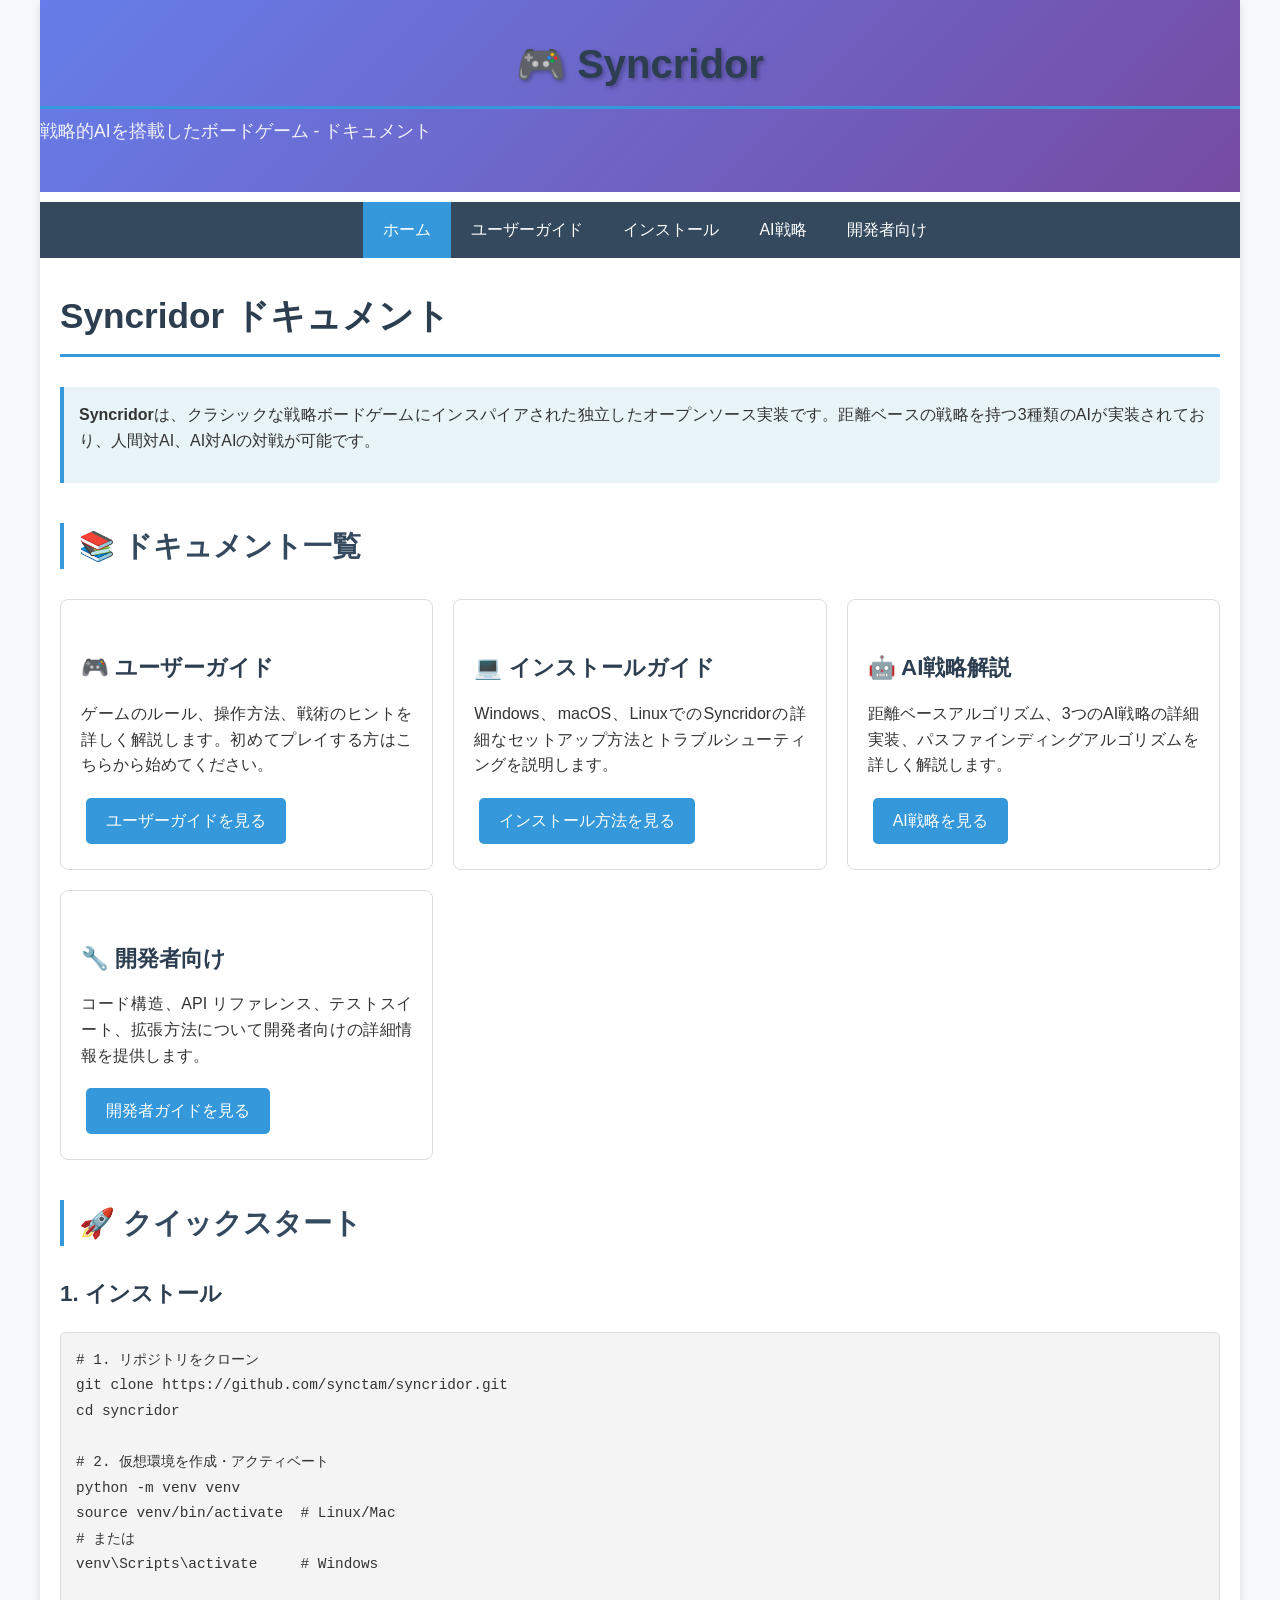
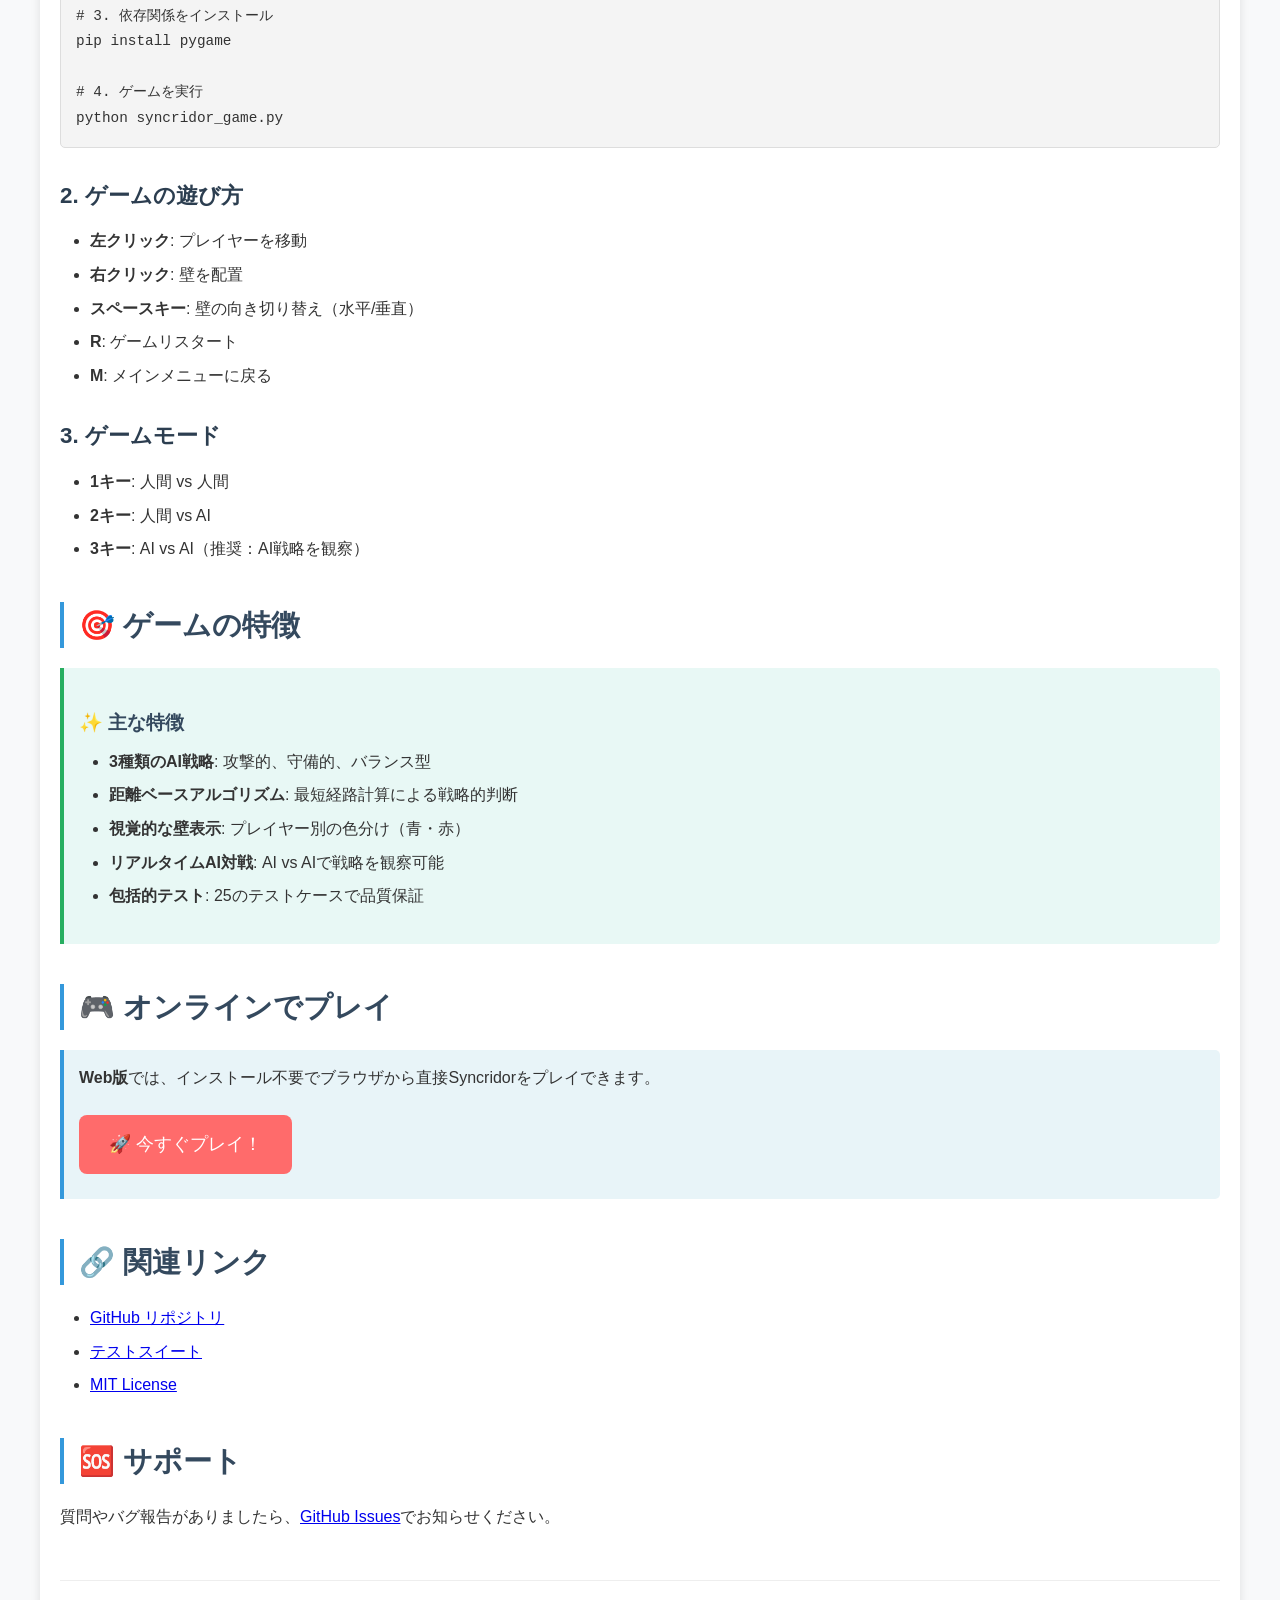
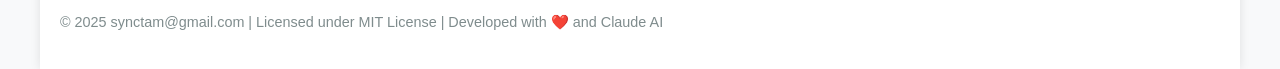
<file: docs/index.html>
<!DOCTYPE html>
<html lang="ja">
<head>
    <meta charset="UTF-8">
    <meta name="viewport" content="width=device-width, initial-scale=1.0">
    <title>Syncridor - ドキュメント</title>
    <link rel="stylesheet" href="css/style.css">
    <meta name="description" content="Syncridor - 戦略的AIを搭載したボードゲームのドキュメント">
</head>
<body>
    <div class="container">
        <header>
            <h1>🎮 Syncridor</h1>
            <p>戦略的AIを搭載したボードゲーム - ドキュメント</p>
        </header>

        <nav>
            <ul>
                <li><a href="index.html" class="active">ホーム</a></li>
                <li><a href="user-guide.html">ユーザーガイド</a></li>
                <li><a href="installation.html">インストール</a></li>
                <li><a href="ai-strategy.html">AI戦略</a></li>
                <li><a href="development.html">開発者向け</a></li>
            </ul>
        </nav>

        <main>
            <h1>Syncridor ドキュメント</h1>

            <div class="info-box">
                <p><strong>Syncridor</strong>は、クラシックな戦略ボードゲームにインスパイアされた独立したオープンソース実装です。距離ベースの戦略を持つ3種類のAIが実装されており、人間対AI、AI対AIの対戦が可能です。</p>
            </div>

            <h2>📚 ドキュメント一覧</h2>

            <div style="display: grid; grid-template-columns: repeat(auto-fit, minmax(280px, 1fr)); gap: 20px; margin: 30px 0;">
                <div style="border: 1px solid #ddd; border-radius: 8px; padding: 20px; background: white;">
                    <h3>🎮 ユーザーガイド</h3>
                    <p>ゲームのルール、操作方法、戦術のヒントを詳しく解説します。初めてプレイする方はこちらから始めてください。</p>
                    <a href="user-guide.html" class="btn">ユーザーガイドを見る</a>
                </div>

                <div style="border: 1px solid #ddd; border-radius: 8px; padding: 20px; background: white;">
                    <h3>💻 インストールガイド</h3>
                    <p>Windows、macOS、LinuxでのSyncridorの詳細なセットアップ方法とトラブルシューティングを説明します。</p>
                    <a href="installation.html" class="btn">インストール方法を見る</a>
                </div>

                <div style="border: 1px solid #ddd; border-radius: 8px; padding: 20px; background: white;">
                    <h3>🤖 AI戦略解説</h3>
                    <p>距離ベースアルゴリズム、3つのAI戦略の詳細実装、パスファインディングアルゴリズムを詳しく解説します。</p>
                    <a href="ai-strategy.html" class="btn">AI戦略を見る</a>
                </div>

                <div style="border: 1px solid #ddd; border-radius: 8px; padding: 20px; background: white;">
                    <h3>🔧 開発者向け</h3>
                    <p>コード構造、API リファレンス、テストスイート、拡張方法について開発者向けの詳細情報を提供します。</p>
                    <a href="development.html" class="btn">開発者ガイドを見る</a>
                </div>
            </div>

            <h2>🚀 クイックスタート</h2>

            <h3>1. インストール</h3>
            <pre><code># 1. リポジトリをクローン
git clone https://github.com/synctam/syncridor.git
cd syncridor

# 2. 仮想環境を作成・アクティベート
python -m venv venv
source venv/bin/activate  # Linux/Mac
# または
venv\Scripts\activate     # Windows

# 3. 依存関係をインストール
pip install pygame

# 4. ゲームを実行
python syncridor_game.py</code></pre>

            <h3>2. ゲームの遊び方</h3>
            <ul>
                <li><strong>左クリック</strong>: プレイヤーを移動</li>
                <li><strong>右クリック</strong>: 壁を配置</li>
                <li><strong>スペースキー</strong>: 壁の向き切り替え（水平/垂直）</li>
                <li><strong>R</strong>: ゲームリスタート</li>
                <li><strong>M</strong>: メインメニューに戻る</li>
            </ul>

            <h3>3. ゲームモード</h3>
            <ul>
                <li><strong>1キー</strong>: 人間 vs 人間</li>
                <li><strong>2キー</strong>: 人間 vs AI</li>
                <li><strong>3キー</strong>: AI vs AI（推奨：AI戦略を観察）</li>
            </ul>

            <h2>🎯 ゲームの特徴</h2>

            <div class="success-box">
                <h4>✨ 主な特徴</h4>
                <ul>
                    <li><strong>3種類のAI戦略</strong>: 攻撃的、守備的、バランス型</li>
                    <li><strong>距離ベースアルゴリズム</strong>: 最短経路計算による戦略的判断</li>
                    <li><strong>視覚的な壁表示</strong>: プレイヤー別の色分け（青・赤）</li>
                    <li><strong>リアルタイムAI対戦</strong>: AI vs AIで戦略を観察可能</li>
                    <li><strong>包括的テスト</strong>: 25のテストケースで品質保証</li>
                </ul>
            </div>

            <h2>🎮 オンラインでプレイ</h2>
            <div class="info-box">
                <p><strong>Web版</strong>では、インストール不要でブラウザから直接Syncridorをプレイできます。</p>
                <a href="game/" class="btn" style="background: #ff6b6b; color: white; font-size: 18px; padding: 15px 30px; text-decoration: none; border-radius: 8px; display: inline-block; margin: 10px 0;">🚀 今すぐプレイ！</a>
            </div>

            <h2>🔗 関連リンク</h2>
            <ul>
                <li><a href="https://github.com/synctam/syncridor" target="_blank">GitHub リポジトリ</a></li>
                <li><a href="../test_syncridor.py">テストスイート</a></li>
                <li><a href="../LICENSE">MIT License</a></li>
            </ul>

            <h2>🆘 サポート</h2>
            <p>質問やバグ報告がありましたら、<a href="https://github.com/synctam/syncridor/issues" target="_blank">GitHub Issues</a>でお知らせください。</p>

        </main>

        <footer>
            <p>&copy; 2025 synctam@gmail.com | Licensed under MIT License | Developed with ❤️ and Claude AI</p>
        </footer>
    </div>
</body>
</html>
</file>
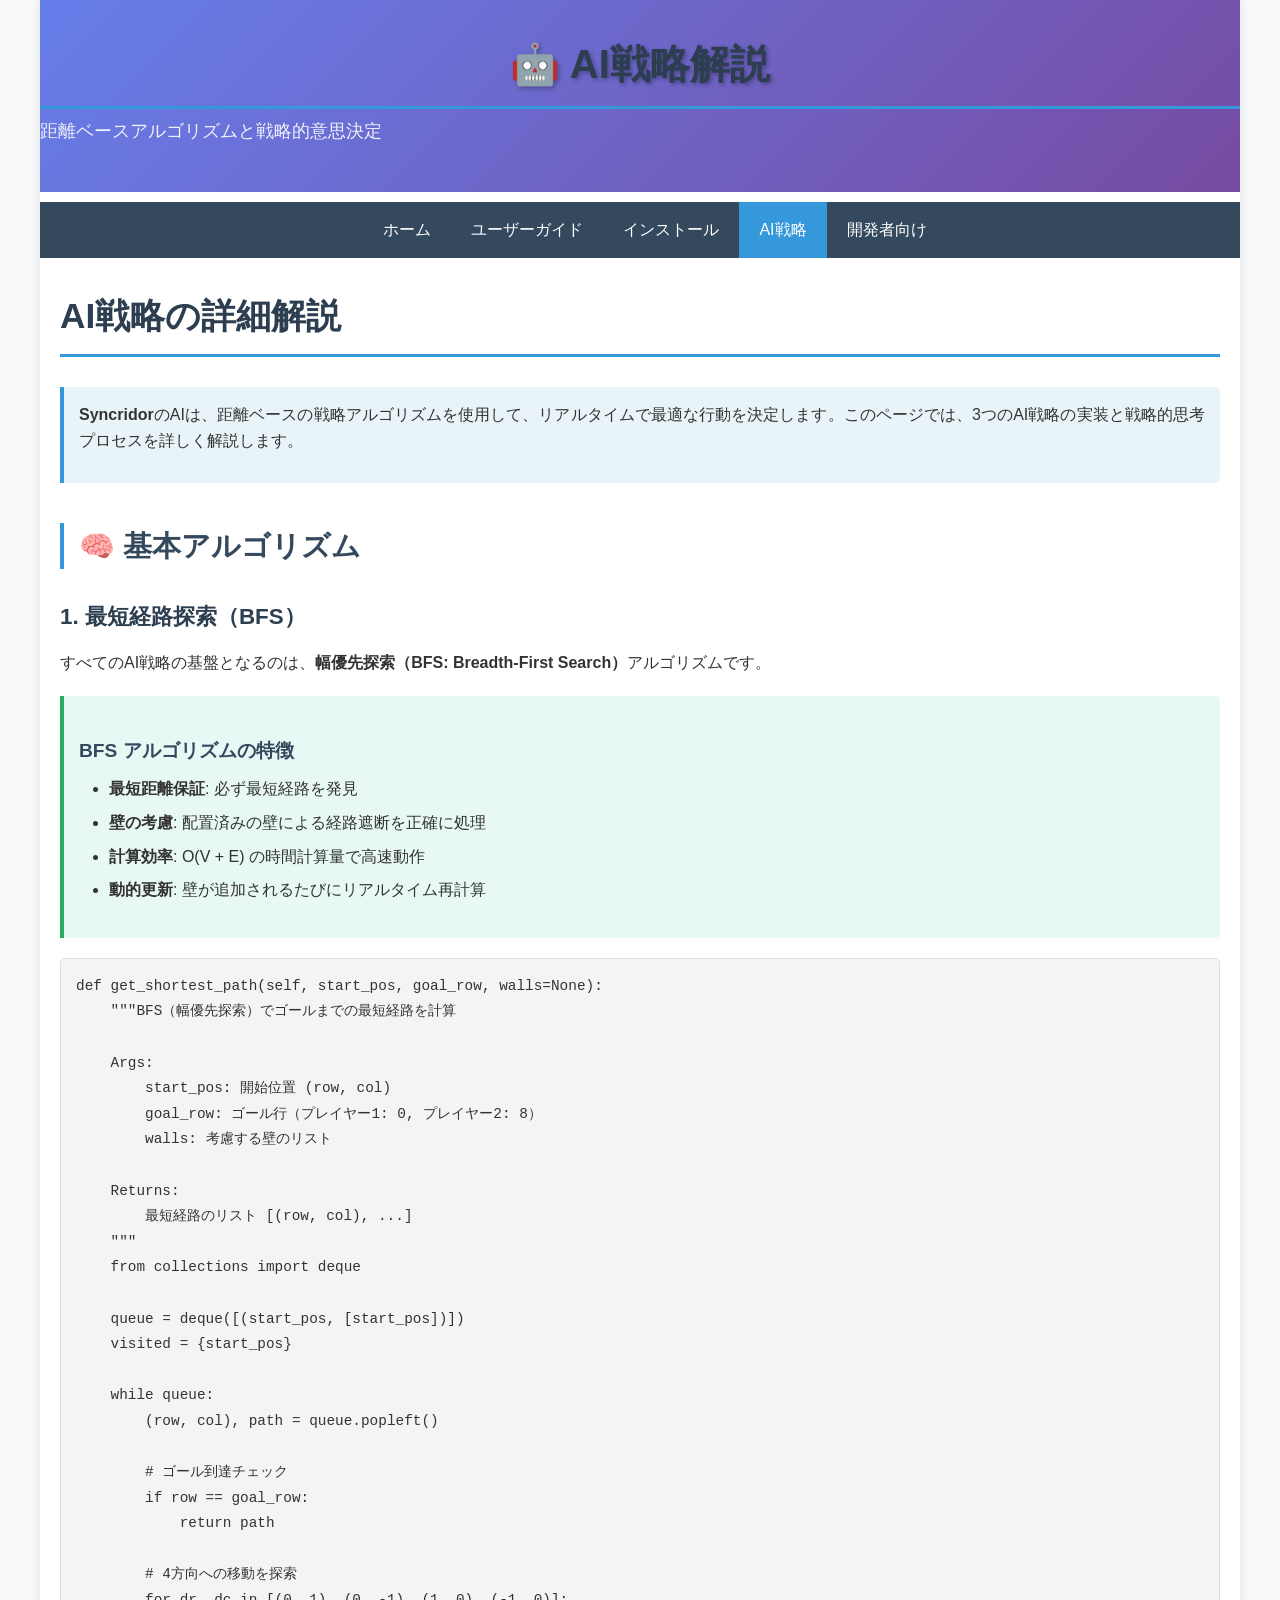
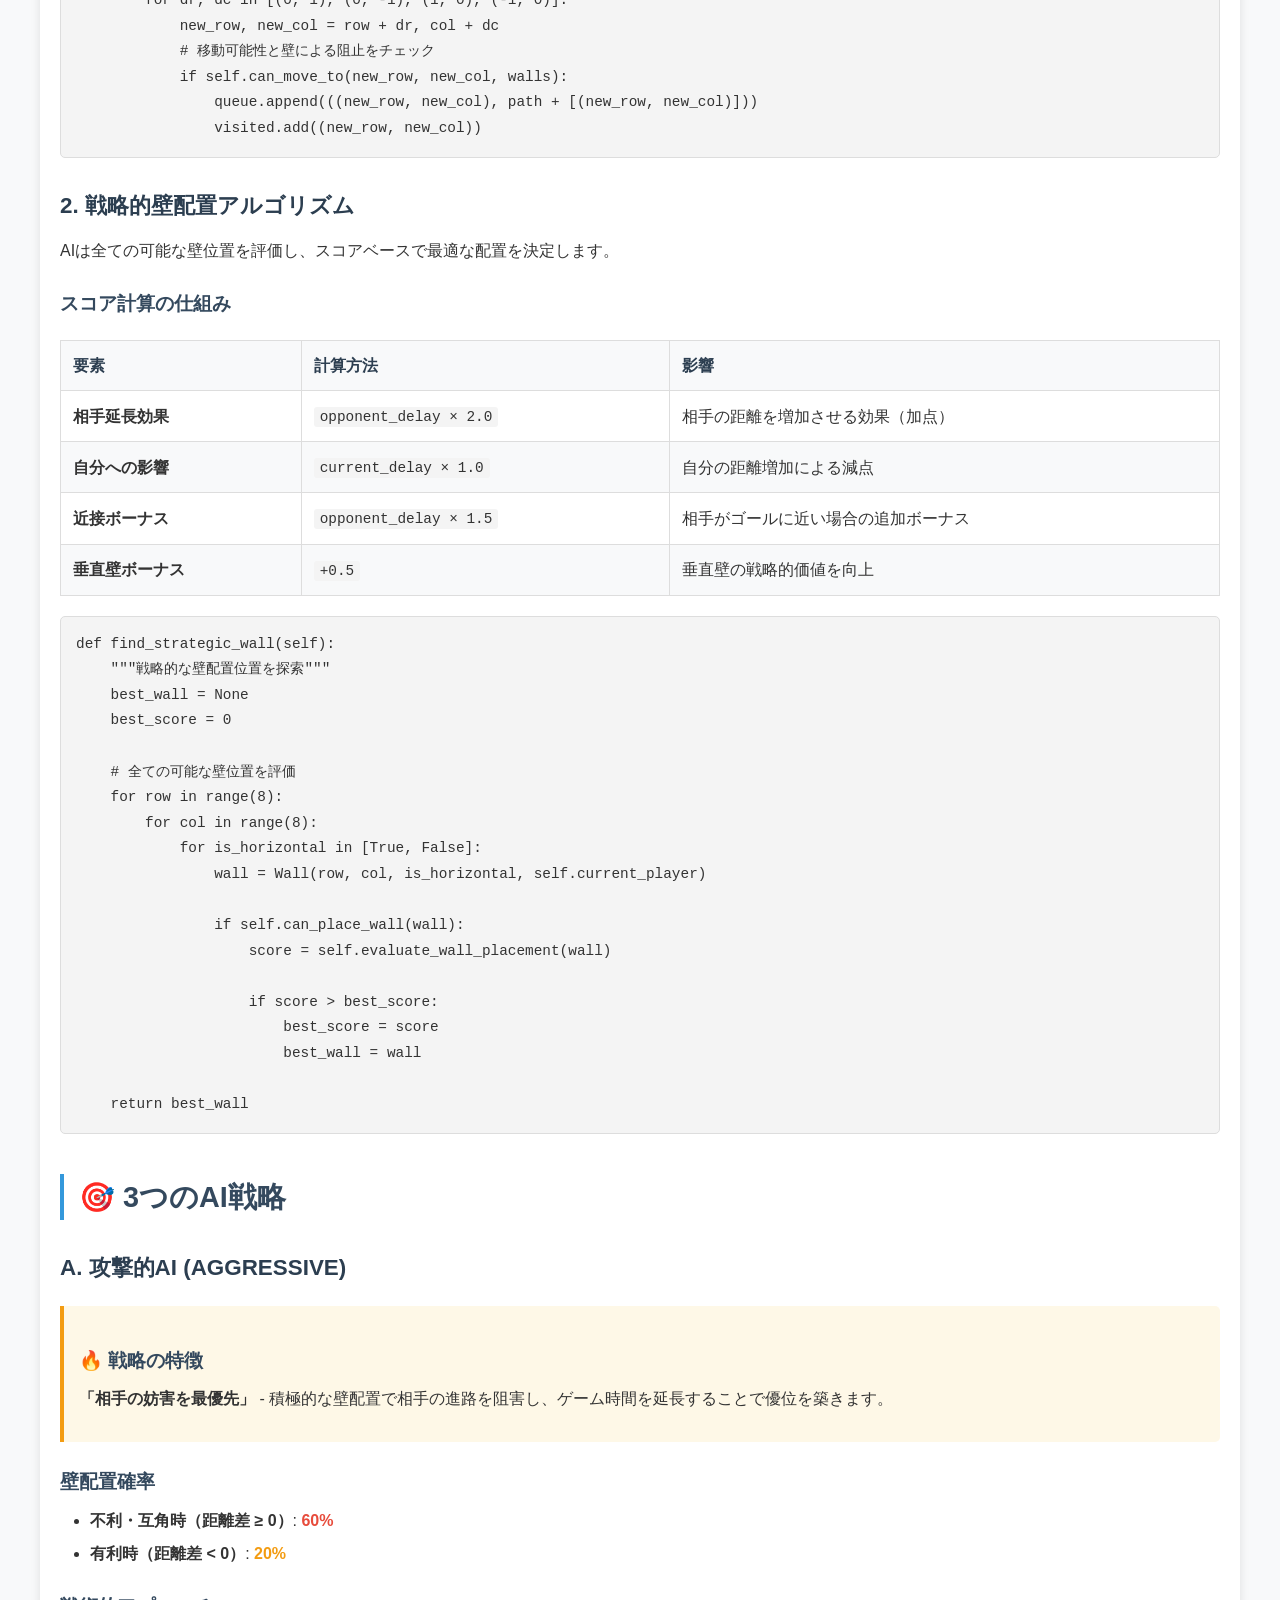
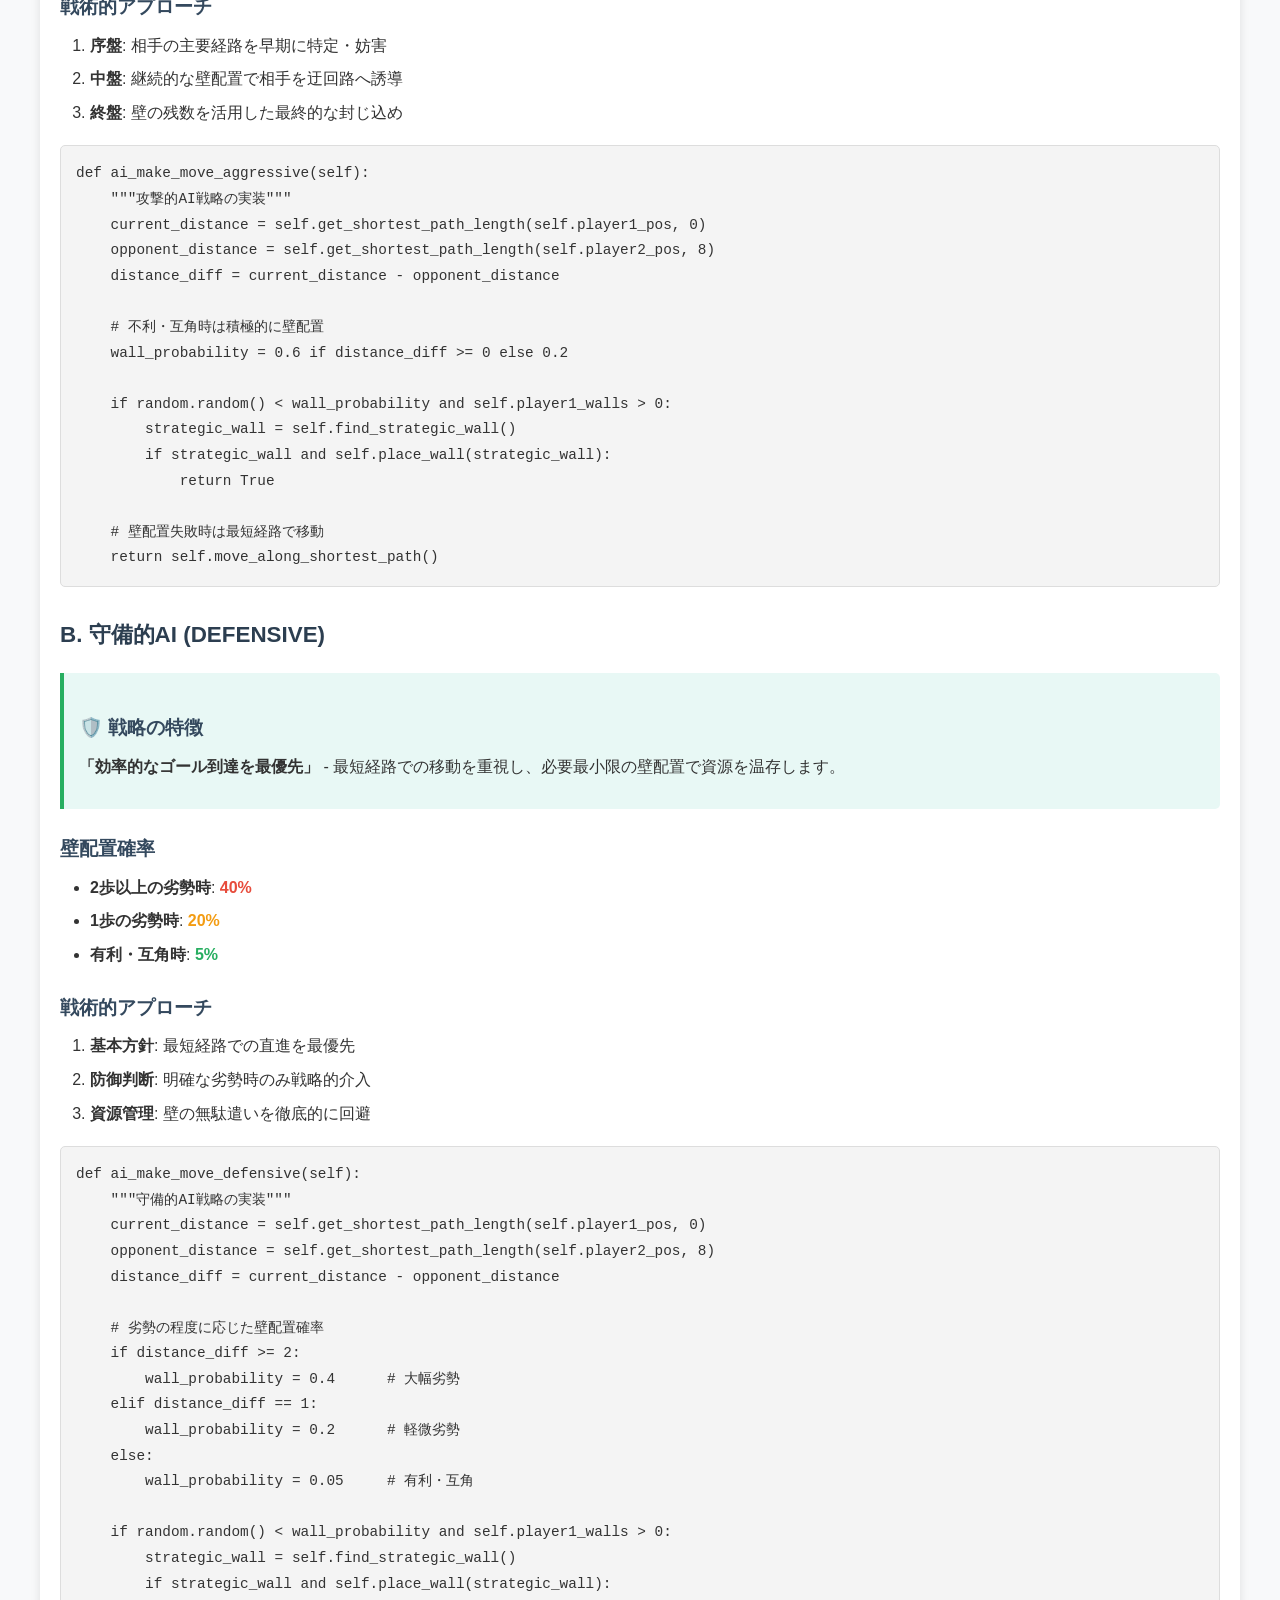
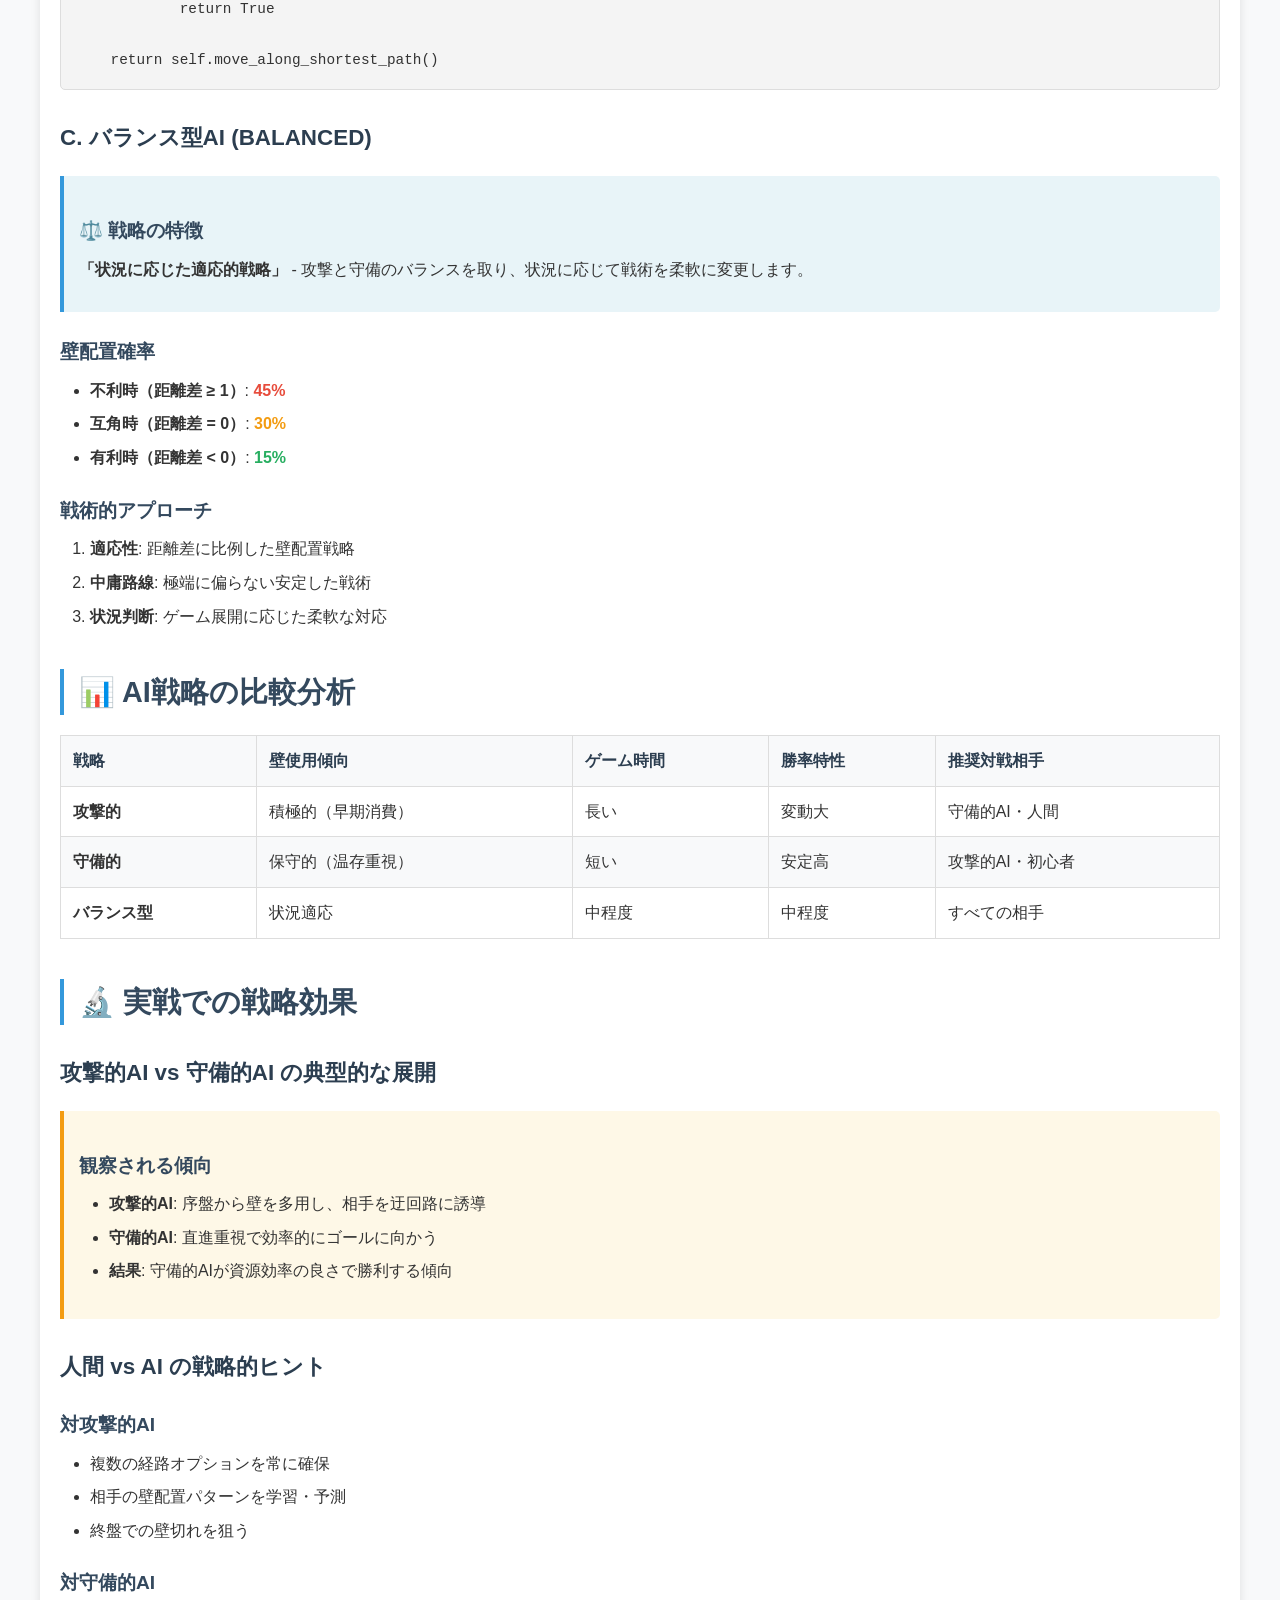
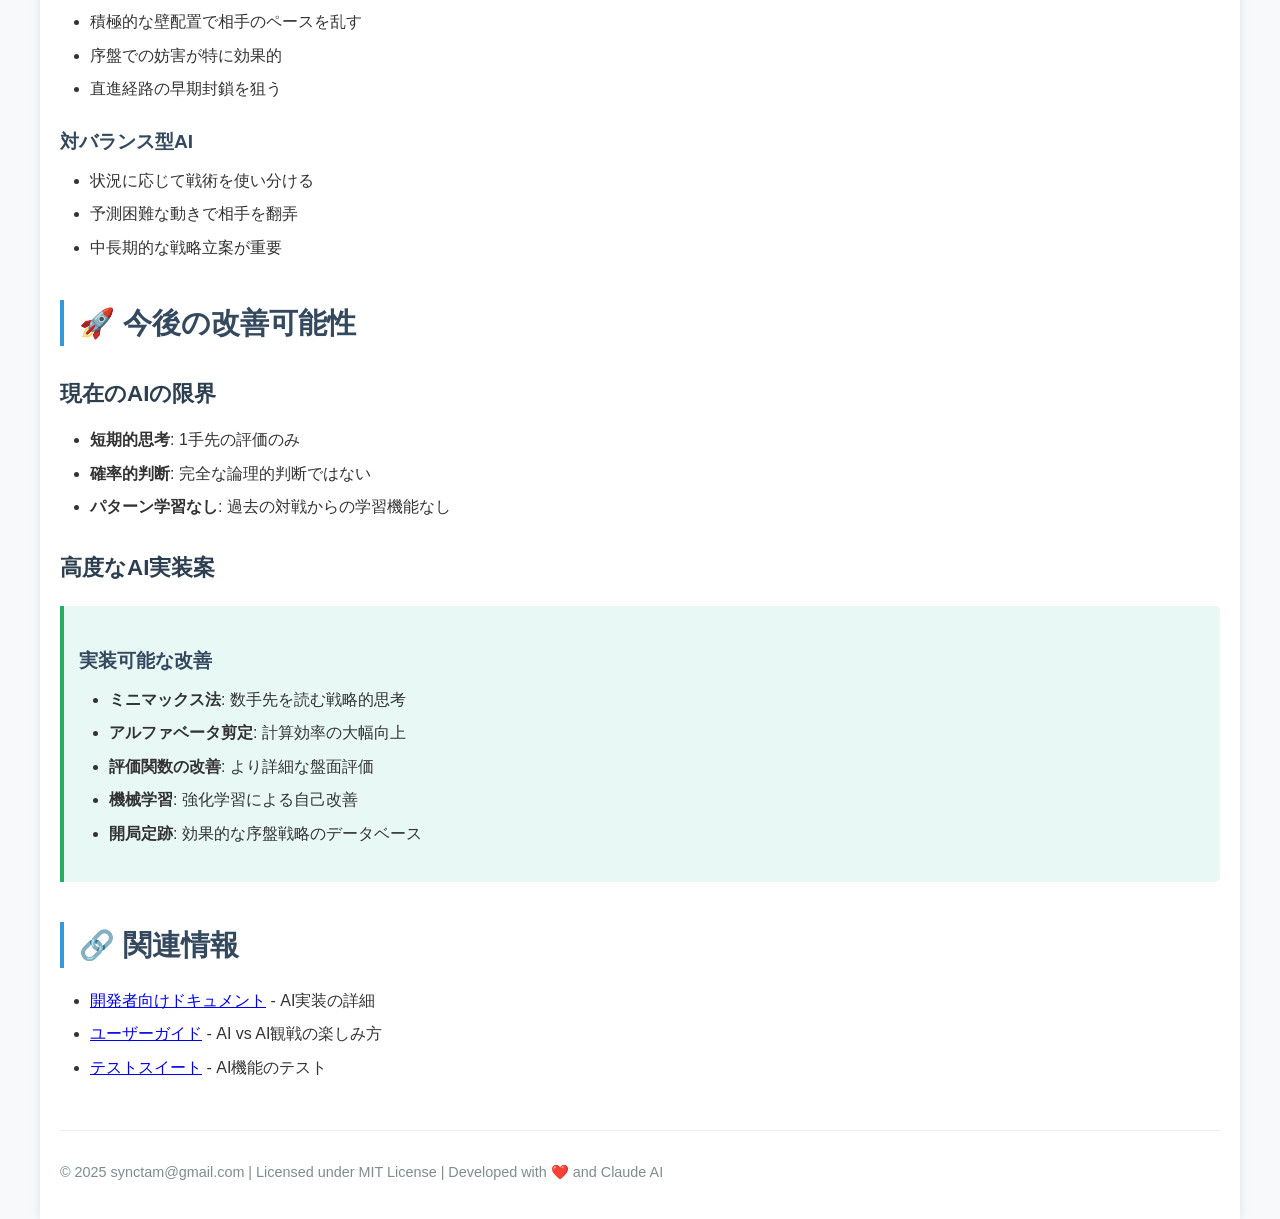
<file: docs/ai-strategy.html>
<!DOCTYPE html>
<html lang="ja">
<head>
    <meta charset="UTF-8">
    <meta name="viewport" content="width=device-width, initial-scale=1.0">
    <title>AI戦略解説 - Syncridor</title>
    <link rel="stylesheet" href="css/style.css">
    <meta name="description" content="Syncridorの距離ベースAIアルゴリズムと3つの戦略の詳細解説">
</head>
<body>
    <div class="container">
        <header>
            <h1>🤖 AI戦略解説</h1>
            <p>距離ベースアルゴリズムと戦略的意思決定</p>
        </header>

        <nav>
            <ul>
                <li><a href="index.html">ホーム</a></li>
                <li><a href="user-guide.html">ユーザーガイド</a></li>
                <li><a href="installation.html">インストール</a></li>
                <li><a href="ai-strategy.html" class="active">AI戦略</a></li>
                <li><a href="development.html">開発者向け</a></li>
            </ul>
        </nav>

        <main>
            <h1>AI戦略の詳細解説</h1>

            <div class="info-box">
                <p><strong>Syncridor</strong>のAIは、距離ベースの戦略アルゴリズムを使用して、リアルタイムで最適な行動を決定します。このページでは、3つのAI戦略の実装と戦略的思考プロセスを詳しく解説します。</p>
            </div>

            <h2>🧠 基本アルゴリズム</h2>

            <h3>1. 最短経路探索（BFS）</h3>
            <p>すべてのAI戦略の基盤となるのは、<strong>幅優先探索（BFS: Breadth-First Search）</strong>アルゴリズムです。</p>

            <div class="success-box">
                <h4>BFS アルゴリズムの特徴</h4>
                <ul>
                    <li><strong>最短距離保証</strong>: 必ず最短経路を発見</li>
                    <li><strong>壁の考慮</strong>: 配置済みの壁による経路遮断を正確に処理</li>
                    <li><strong>計算効率</strong>: O(V + E) の時間計算量で高速動作</li>
                    <li><strong>動的更新</strong>: 壁が追加されるたびにリアルタイム再計算</li>
                </ul>
            </div>

            <pre><code>def get_shortest_path(self, start_pos, goal_row, walls=None):
    """BFS（幅優先探索）でゴールまでの最短経路を計算
    
    Args:
        start_pos: 開始位置 (row, col)
        goal_row: ゴール行（プレイヤー1: 0, プレイヤー2: 8）
        walls: 考慮する壁のリスト
    
    Returns:
        最短経路のリスト [(row, col), ...]
    """
    from collections import deque
    
    queue = deque([(start_pos, [start_pos])])
    visited = {start_pos}
    
    while queue:
        (row, col), path = queue.popleft()
        
        # ゴール到達チェック
        if row == goal_row:
            return path
            
        # 4方向への移動を探索
        for dr, dc in [(0, 1), (0, -1), (1, 0), (-1, 0)]:
            new_row, new_col = row + dr, col + dc
            # 移動可能性と壁による阻止をチェック
            if self.can_move_to(new_row, new_col, walls):
                queue.append(((new_row, new_col), path + [(new_row, new_col)]))
                visited.add((new_row, new_col))</code></pre>

            <h3>2. 戦略的壁配置アルゴリズム</h3>
            <p>AIは全ての可能な壁位置を評価し、スコアベースで最適な配置を決定します。</p>

            <h4>スコア計算の仕組み</h4>
            <table>
                <thead>
                    <tr>
                        <th>要素</th>
                        <th>計算方法</th>
                        <th>影響</th>
                    </tr>
                </thead>
                <tbody>
                    <tr>
                        <td><strong>相手延長効果</strong></td>
                        <td><code>opponent_delay × 2.0</code></td>
                        <td>相手の距離を増加させる効果（加点）</td>
                    </tr>
                    <tr>
                        <td><strong>自分への影響</strong></td>
                        <td><code>current_delay × 1.0</code></td>
                        <td>自分の距離増加による減点</td>
                    </tr>
                    <tr>
                        <td><strong>近接ボーナス</strong></td>
                        <td><code>opponent_delay × 1.5</code></td>
                        <td>相手がゴールに近い場合の追加ボーナス</td>
                    </tr>
                    <tr>
                        <td><strong>垂直壁ボーナス</strong></td>
                        <td><code>+0.5</code></td>
                        <td>垂直壁の戦略的価値を向上</td>
                    </tr>
                </tbody>
            </table>

            <pre><code>def find_strategic_wall(self):
    """戦略的な壁配置位置を探索"""
    best_wall = None
    best_score = 0
    
    # 全ての可能な壁位置を評価
    for row in range(8):
        for col in range(8):
            for is_horizontal in [True, False]:
                wall = Wall(row, col, is_horizontal, self.current_player)
                
                if self.can_place_wall(wall):
                    score = self.evaluate_wall_placement(wall)
                    
                    if score > best_score:
                        best_score = score
                        best_wall = wall
    
    return best_wall</code></pre>

            <h2>🎯 3つのAI戦略</h2>

            <h3>A. 攻撃的AI (AGGRESSIVE)</h3>
            
            <div class="warning-box">
                <h4>🔥 戦略の特徴</h4>
                <p><strong>「相手の妨害を最優先」</strong> - 積極的な壁配置で相手の進路を阻害し、ゲーム時間を延長することで優位を築きます。</p>
            </div>

            <h4>壁配置確率</h4>
            <ul>
                <li><strong>不利・互角時（距離差 ≥ 0）</strong>: <span style="color: #e74c3c; font-weight: bold;">60%</span></li>
                <li><strong>有利時（距離差 < 0）</strong>: <span style="color: #f39c12; font-weight: bold;">20%</span></li>
            </ul>

            <h4>戦術的アプローチ</h4>
            <ol>
                <li><strong>序盤</strong>: 相手の主要経路を早期に特定・妨害</li>
                <li><strong>中盤</strong>: 継続的な壁配置で相手を迂回路へ誘導</li>
                <li><strong>終盤</strong>: 壁の残数を活用した最終的な封じ込め</li>
            </ol>

            <pre><code>def ai_make_move_aggressive(self):
    """攻撃的AI戦略の実装"""
    current_distance = self.get_shortest_path_length(self.player1_pos, 0)
    opponent_distance = self.get_shortest_path_length(self.player2_pos, 8)
    distance_diff = current_distance - opponent_distance
    
    # 不利・互角時は積極的に壁配置
    wall_probability = 0.6 if distance_diff >= 0 else 0.2
    
    if random.random() < wall_probability and self.player1_walls > 0:
        strategic_wall = self.find_strategic_wall()
        if strategic_wall and self.place_wall(strategic_wall):
            return True
    
    # 壁配置失敗時は最短経路で移動
    return self.move_along_shortest_path()</code></pre>

            <h3>B. 守備的AI (DEFENSIVE)</h3>
            
            <div class="success-box">
                <h4>🛡️ 戦略の特徴</h4>
                <p><strong>「効率的なゴール到達を最優先」</strong> - 最短経路での移動を重視し、必要最小限の壁配置で資源を温存します。</p>
            </div>

            <h4>壁配置確率</h4>
            <ul>
                <li><strong>2歩以上の劣勢時</strong>: <span style="color: #e74c3c; font-weight: bold;">40%</span></li>
                <li><strong>1歩の劣勢時</strong>: <span style="color: #f39c12; font-weight: bold;">20%</span></li>
                <li><strong>有利・互角時</strong>: <span style="color: #27ae60; font-weight: bold;">5%</span></li>
            </ul>

            <h4>戦術的アプローチ</h4>
            <ol>
                <li><strong>基本方針</strong>: 最短経路での直進を最優先</li>
                <li><strong>防御判断</strong>: 明確な劣勢時のみ戦略的介入</li>
                <li><strong>資源管理</strong>: 壁の無駄遣いを徹底的に回避</li>
            </ol>

            <pre><code>def ai_make_move_defensive(self):
    """守備的AI戦略の実装"""
    current_distance = self.get_shortest_path_length(self.player1_pos, 0)
    opponent_distance = self.get_shortest_path_length(self.player2_pos, 8)
    distance_diff = current_distance - opponent_distance
    
    # 劣勢の程度に応じた壁配置確率
    if distance_diff >= 2:
        wall_probability = 0.4      # 大幅劣勢
    elif distance_diff == 1:
        wall_probability = 0.2      # 軽微劣勢
    else:
        wall_probability = 0.05     # 有利・互角
    
    if random.random() < wall_probability and self.player1_walls > 0:
        strategic_wall = self.find_strategic_wall()
        if strategic_wall and self.place_wall(strategic_wall):
            return True
    
    return self.move_along_shortest_path()</code></pre>

            <h3>C. バランス型AI (BALANCED)</h3>
            
            <div class="info-box">
                <h4>⚖️ 戦略の特徴</h4>
                <p><strong>「状況に応じた適応的戦略」</strong> - 攻撃と守備のバランスを取り、状況に応じて戦術を柔軟に変更します。</p>
            </div>

            <h4>壁配置確率</h4>
            <ul>
                <li><strong>不利時（距離差 ≥ 1）</strong>: <span style="color: #e74c3c; font-weight: bold;">45%</span></li>
                <li><strong>互角時（距離差 = 0）</strong>: <span style="color: #f39c12; font-weight: bold;">30%</span></li>
                <li><strong>有利時（距離差 < 0）</strong>: <span style="color: #27ae60; font-weight: bold;">15%</span></li>
            </ul>

            <h4>戦術的アプローチ</h4>
            <ol>
                <li><strong>適応性</strong>: 距離差に比例した壁配置戦略</li>
                <li><strong>中庸路線</strong>: 極端に偏らない安定した戦術</li>
                <li><strong>状況判断</strong>: ゲーム展開に応じた柔軟な対応</li>
            </ol>

            <h2>📊 AI戦略の比較分析</h2>

            <table>
                <thead>
                    <tr>
                        <th>戦略</th>
                        <th>壁使用傾向</th>
                        <th>ゲーム時間</th>
                        <th>勝率特性</th>
                        <th>推奨対戦相手</th>
                    </tr>
                </thead>
                <tbody>
                    <tr>
                        <td><strong>攻撃的</strong></td>
                        <td>積極的（早期消費）</td>
                        <td>長い</td>
                        <td>変動大</td>
                        <td>守備的AI・人間</td>
                    </tr>
                    <tr>
                        <td><strong>守備的</strong></td>
                        <td>保守的（温存重視）</td>
                        <td>短い</td>
                        <td>安定高</td>
                        <td>攻撃的AI・初心者</td>
                    </tr>
                    <tr>
                        <td><strong>バランス型</strong></td>
                        <td>状況適応</td>
                        <td>中程度</td>
                        <td>中程度</td>
                        <td>すべての相手</td>
                    </tr>
                </tbody>
            </table>

            <h2>🔬 実戦での戦略効果</h2>

            <h3>攻撃的AI vs 守備的AI の典型的な展開</h3>

            <div class="warning-box">
                <h4>観察される傾向</h4>
                <ul>
                    <li><strong>攻撃的AI</strong>: 序盤から壁を多用し、相手を迂回路に誘導</li>
                    <li><strong>守備的AI</strong>: 直進重視で効率的にゴールに向かう</li>
                    <li><strong>結果</strong>: 守備的AIが資源効率の良さで勝利する傾向</li>
                </ul>
            </div>

            <h3>人間 vs AI の戦略的ヒント</h3>

            <h4>対攻撃的AI</h4>
            <ul>
                <li>複数の経路オプションを常に確保</li>
                <li>相手の壁配置パターンを学習・予測</li>
                <li>終盤での壁切れを狙う</li>
            </ul>

            <h4>対守備的AI</h4>
            <ul>
                <li>積極的な壁配置で相手のペースを乱す</li>
                <li>序盤での妨害が特に効果的</li>
                <li>直進経路の早期封鎖を狙う</li>
            </ul>

            <h4>対バランス型AI</h4>
            <ul>
                <li>状況に応じて戦術を使い分ける</li>
                <li>予測困難な動きで相手を翻弄</li>
                <li>中長期的な戦略立案が重要</li>
            </ul>

            <h2>🚀 今後の改善可能性</h2>

            <h3>現在のAIの限界</h3>
            <ul>
                <li><strong>短期的思考</strong>: 1手先の評価のみ</li>
                <li><strong>確率的判断</strong>: 完全な論理的判断ではない</li>
                <li><strong>パターン学習なし</strong>: 過去の対戦からの学習機能なし</li>
            </ul>

            <h3>高度なAI実装案</h3>

            <div class="success-box">
                <h4>実装可能な改善</h4>
                <ul>
                    <li><strong>ミニマックス法</strong>: 数手先を読む戦略的思考</li>
                    <li><strong>アルファベータ剪定</strong>: 計算効率の大幅向上</li>
                    <li><strong>評価関数の改善</strong>: より詳細な盤面評価</li>
                    <li><strong>機械学習</strong>: 強化学習による自己改善</li>
                    <li><strong>開局定跡</strong>: 効果的な序盤戦略のデータベース</li>
                </ul>
            </div>

            <h2>🔗 関連情報</h2>
            <ul>
                <li><a href="development.html">開発者向けドキュメント</a> - AI実装の詳細</li>
                <li><a href="user-guide.html">ユーザーガイド</a> - AI vs AI観戦の楽しみ方</li>
                <li><a href="../test_syncridor.py">テストスイート</a> - AI機能のテスト</li>
            </ul>

        </main>

        <footer>
            <p>&copy; 2025 synctam@gmail.com | Licensed under MIT License | Developed with ❤️ and Claude AI</p>
        </footer>
    </div>
</body>
</html>
</file>
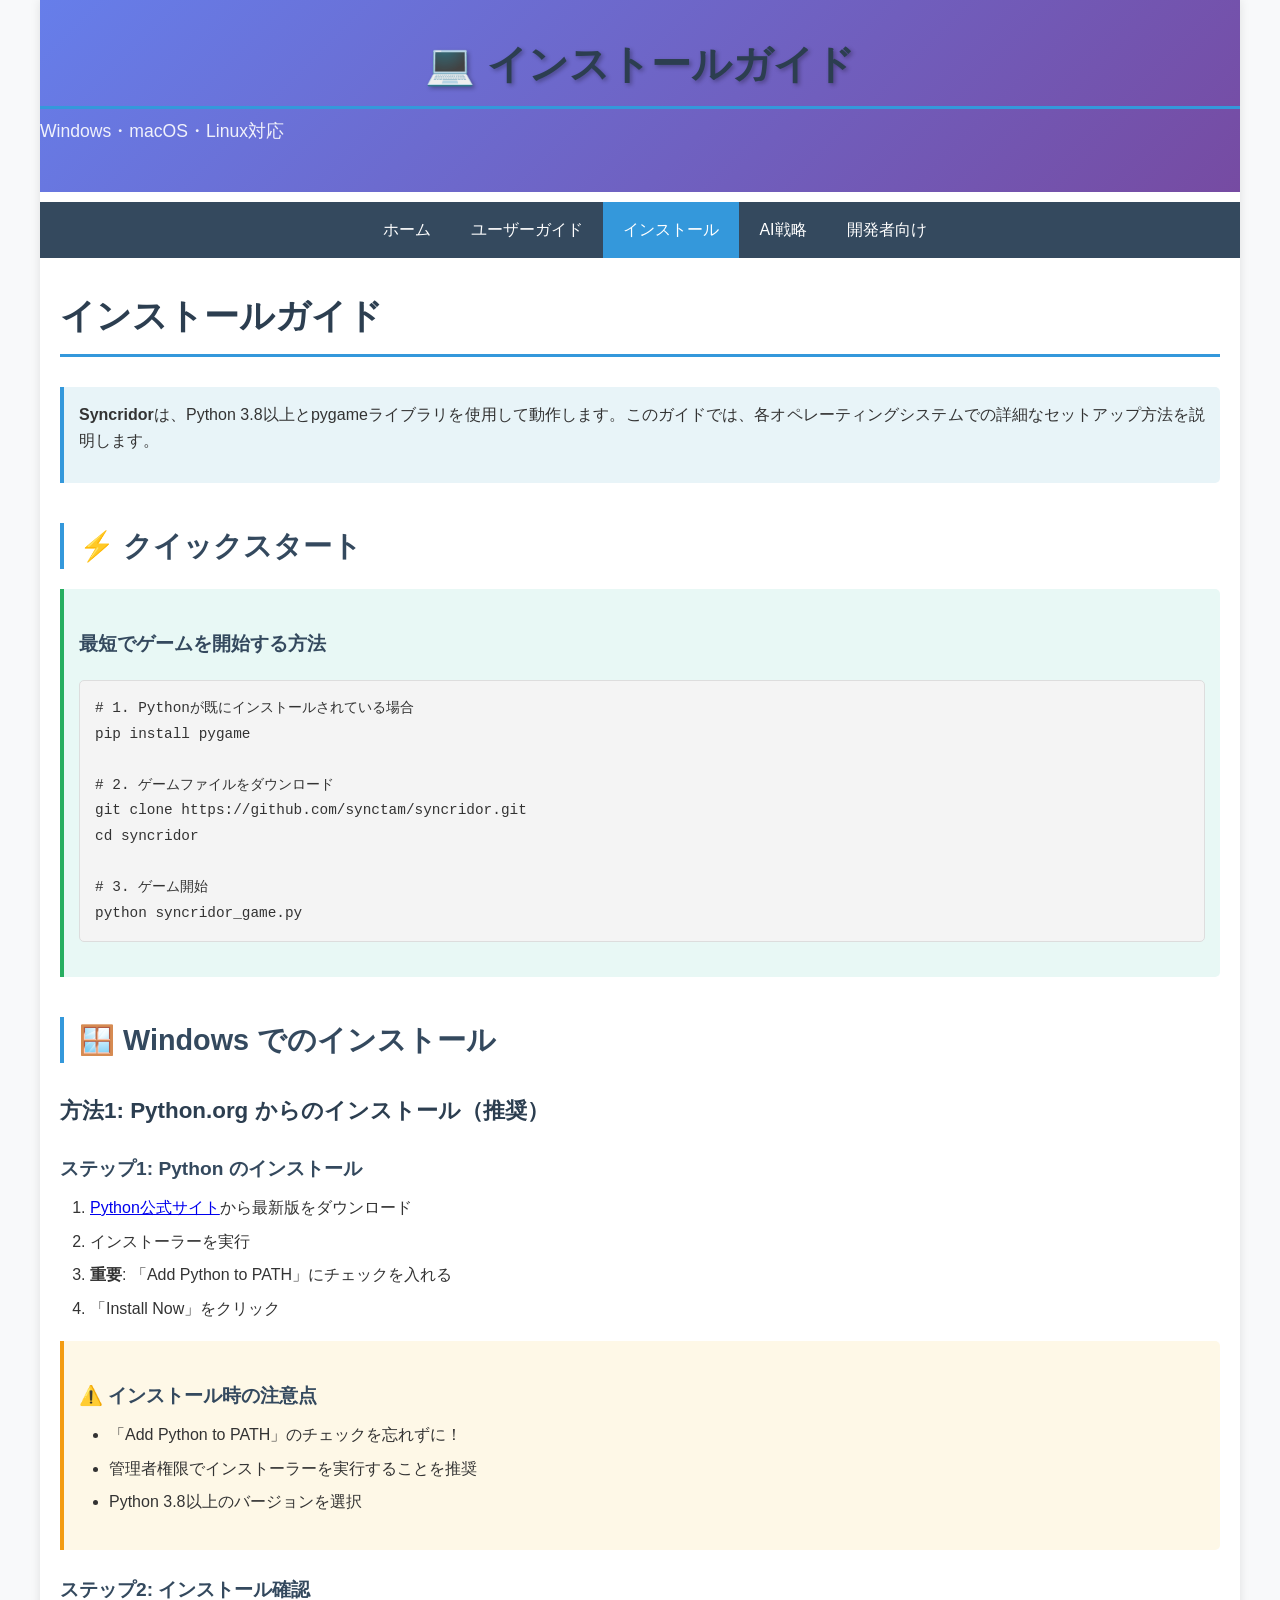
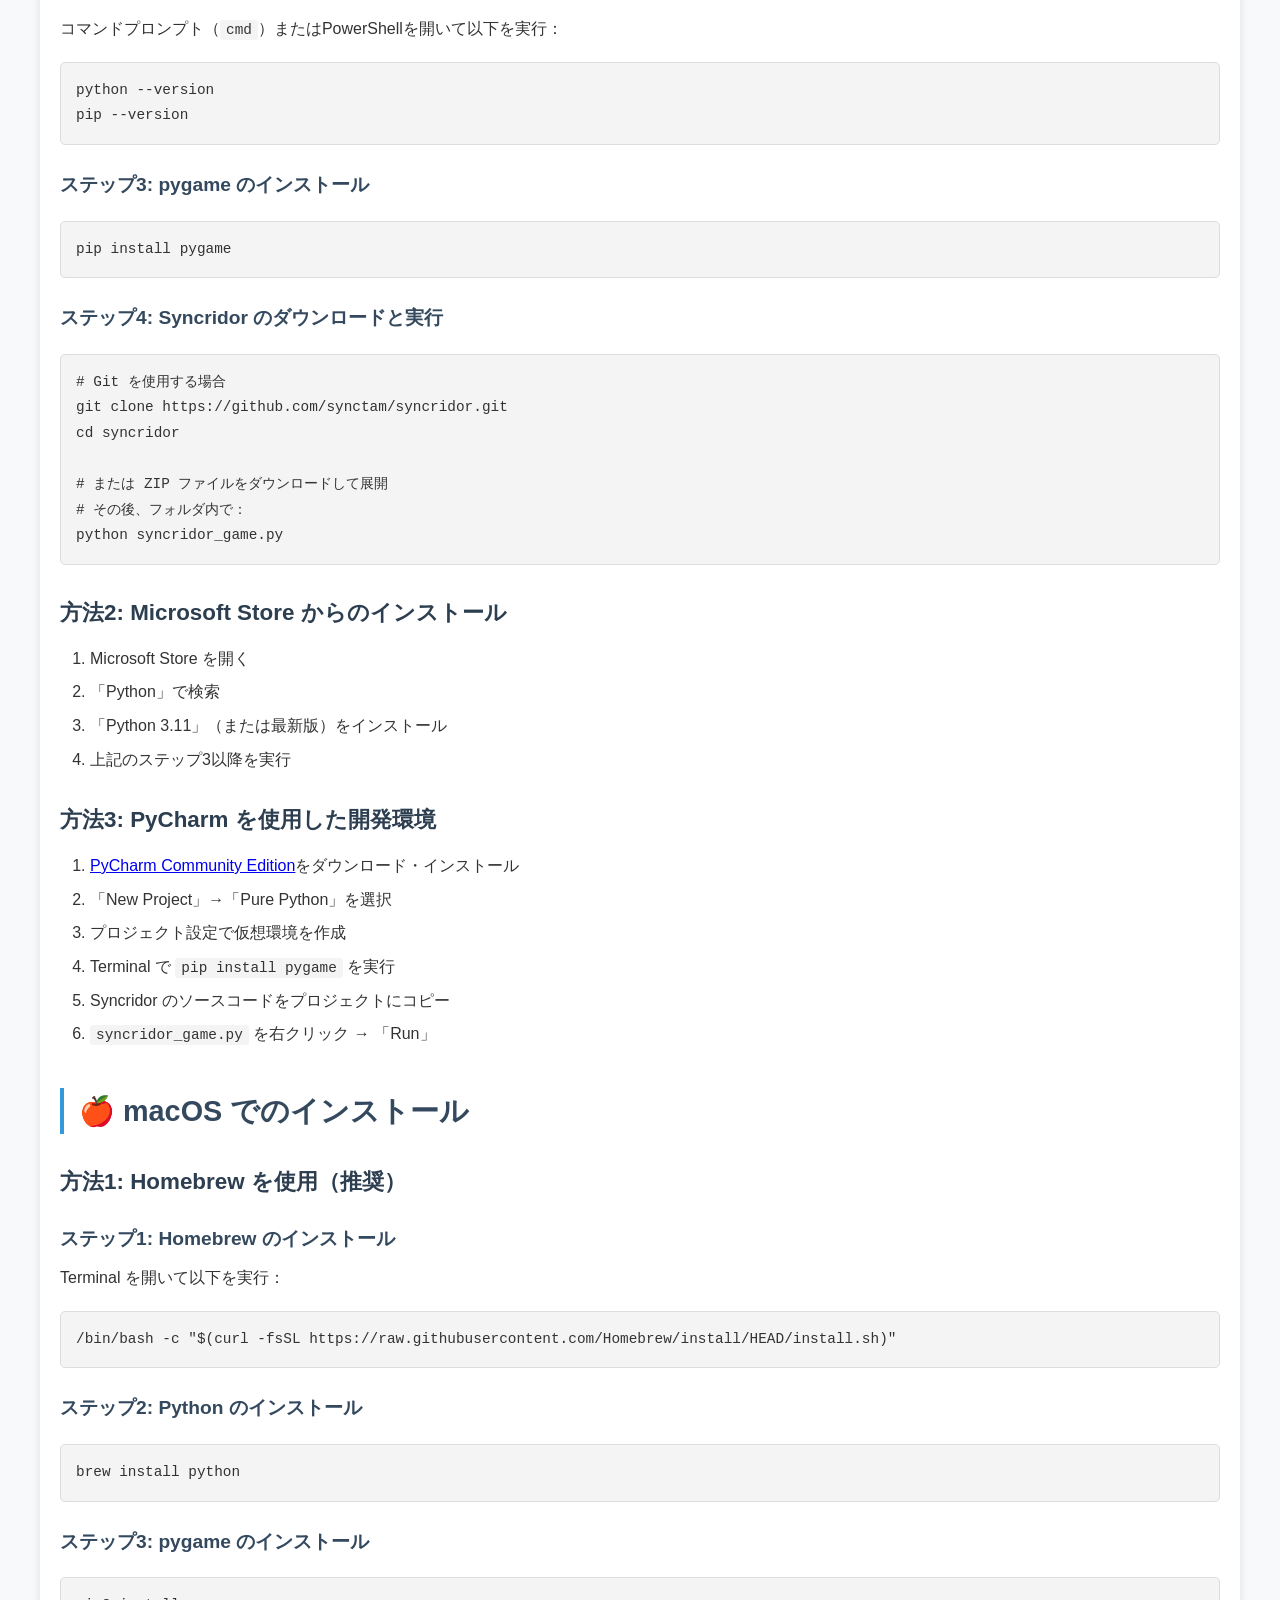
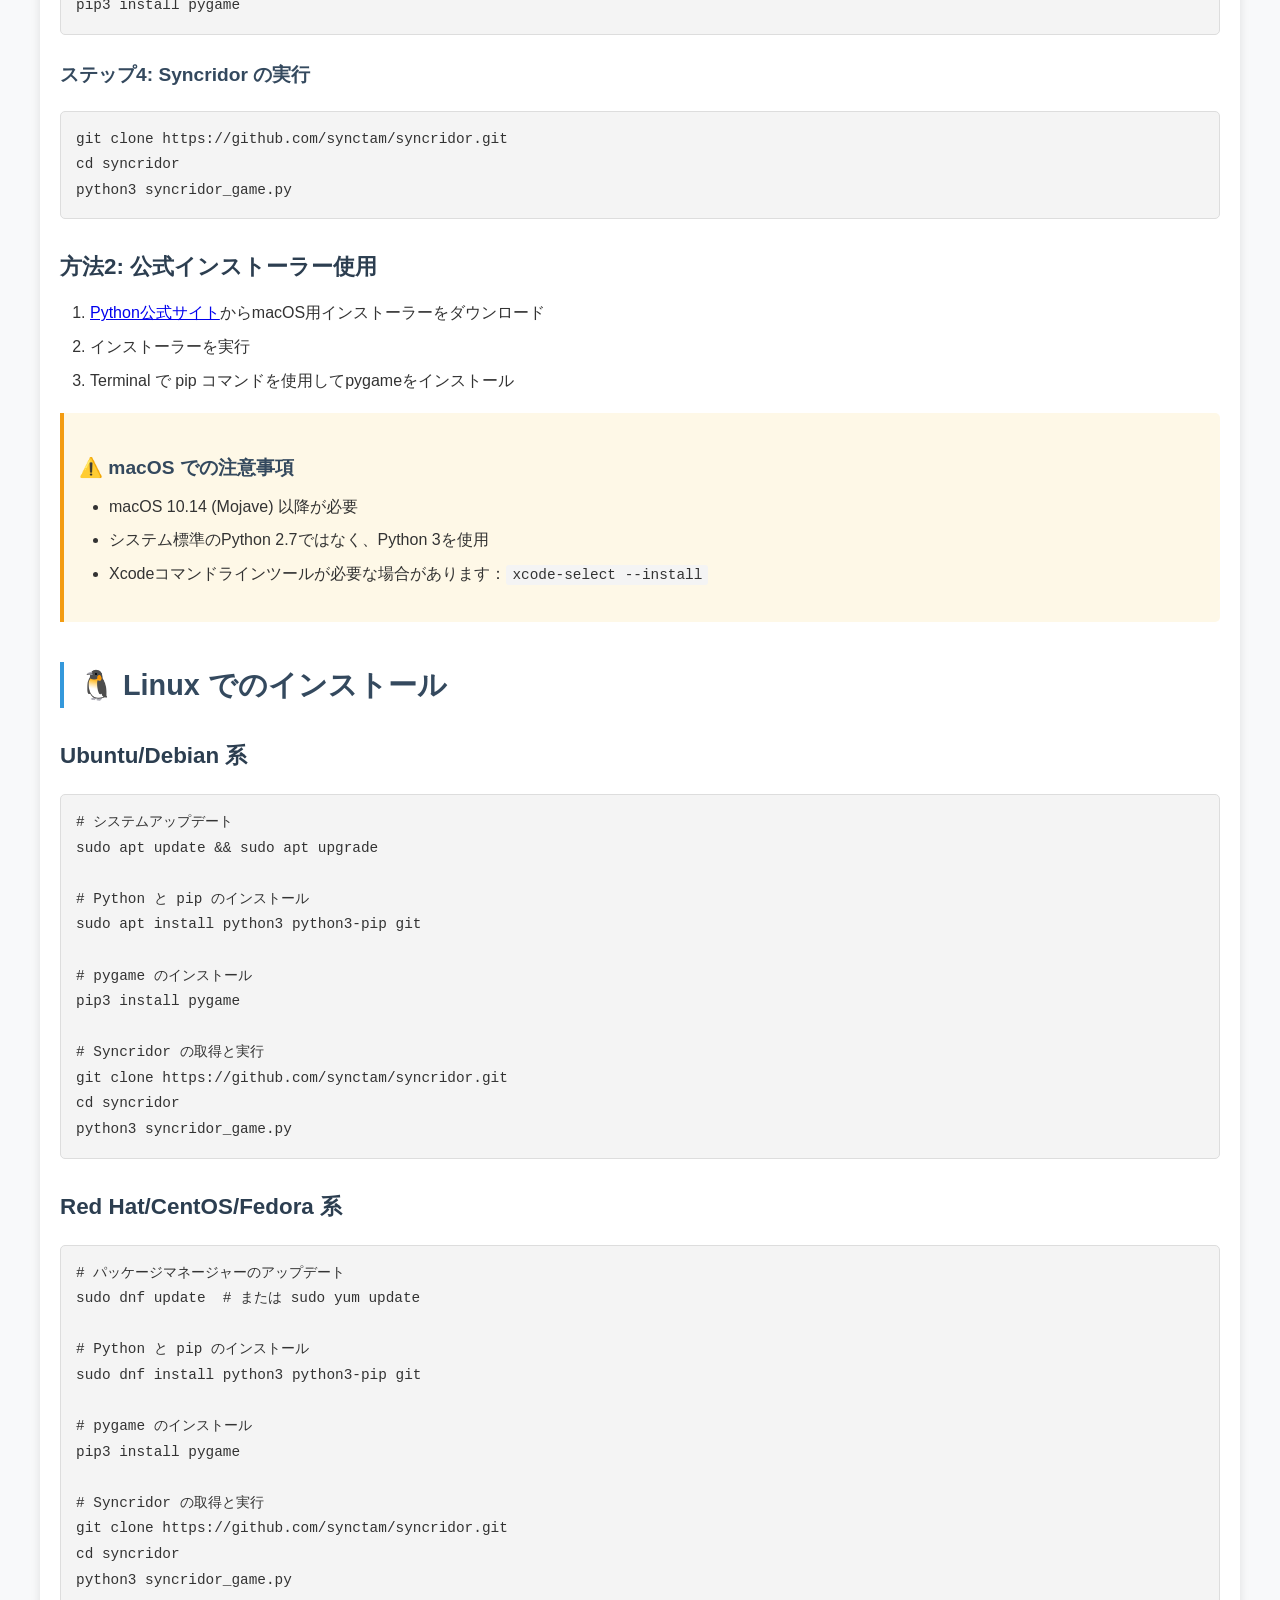
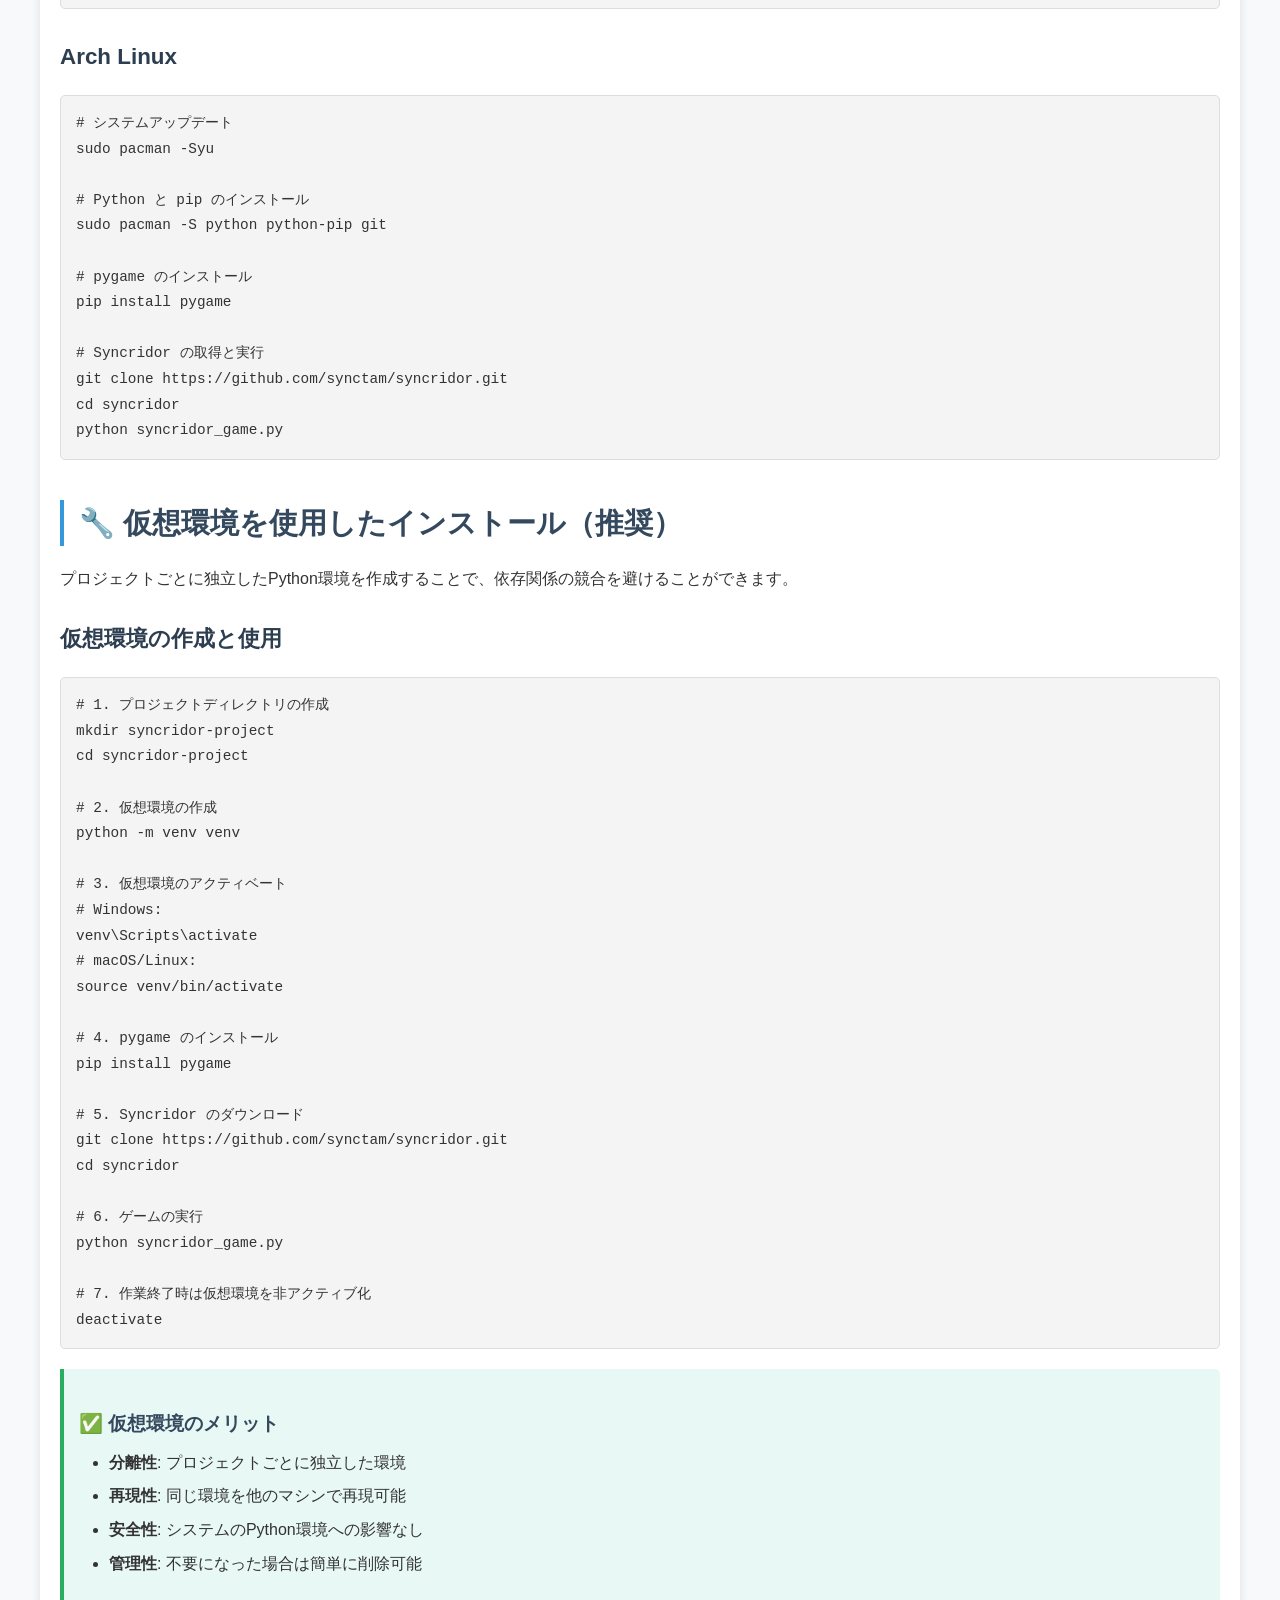
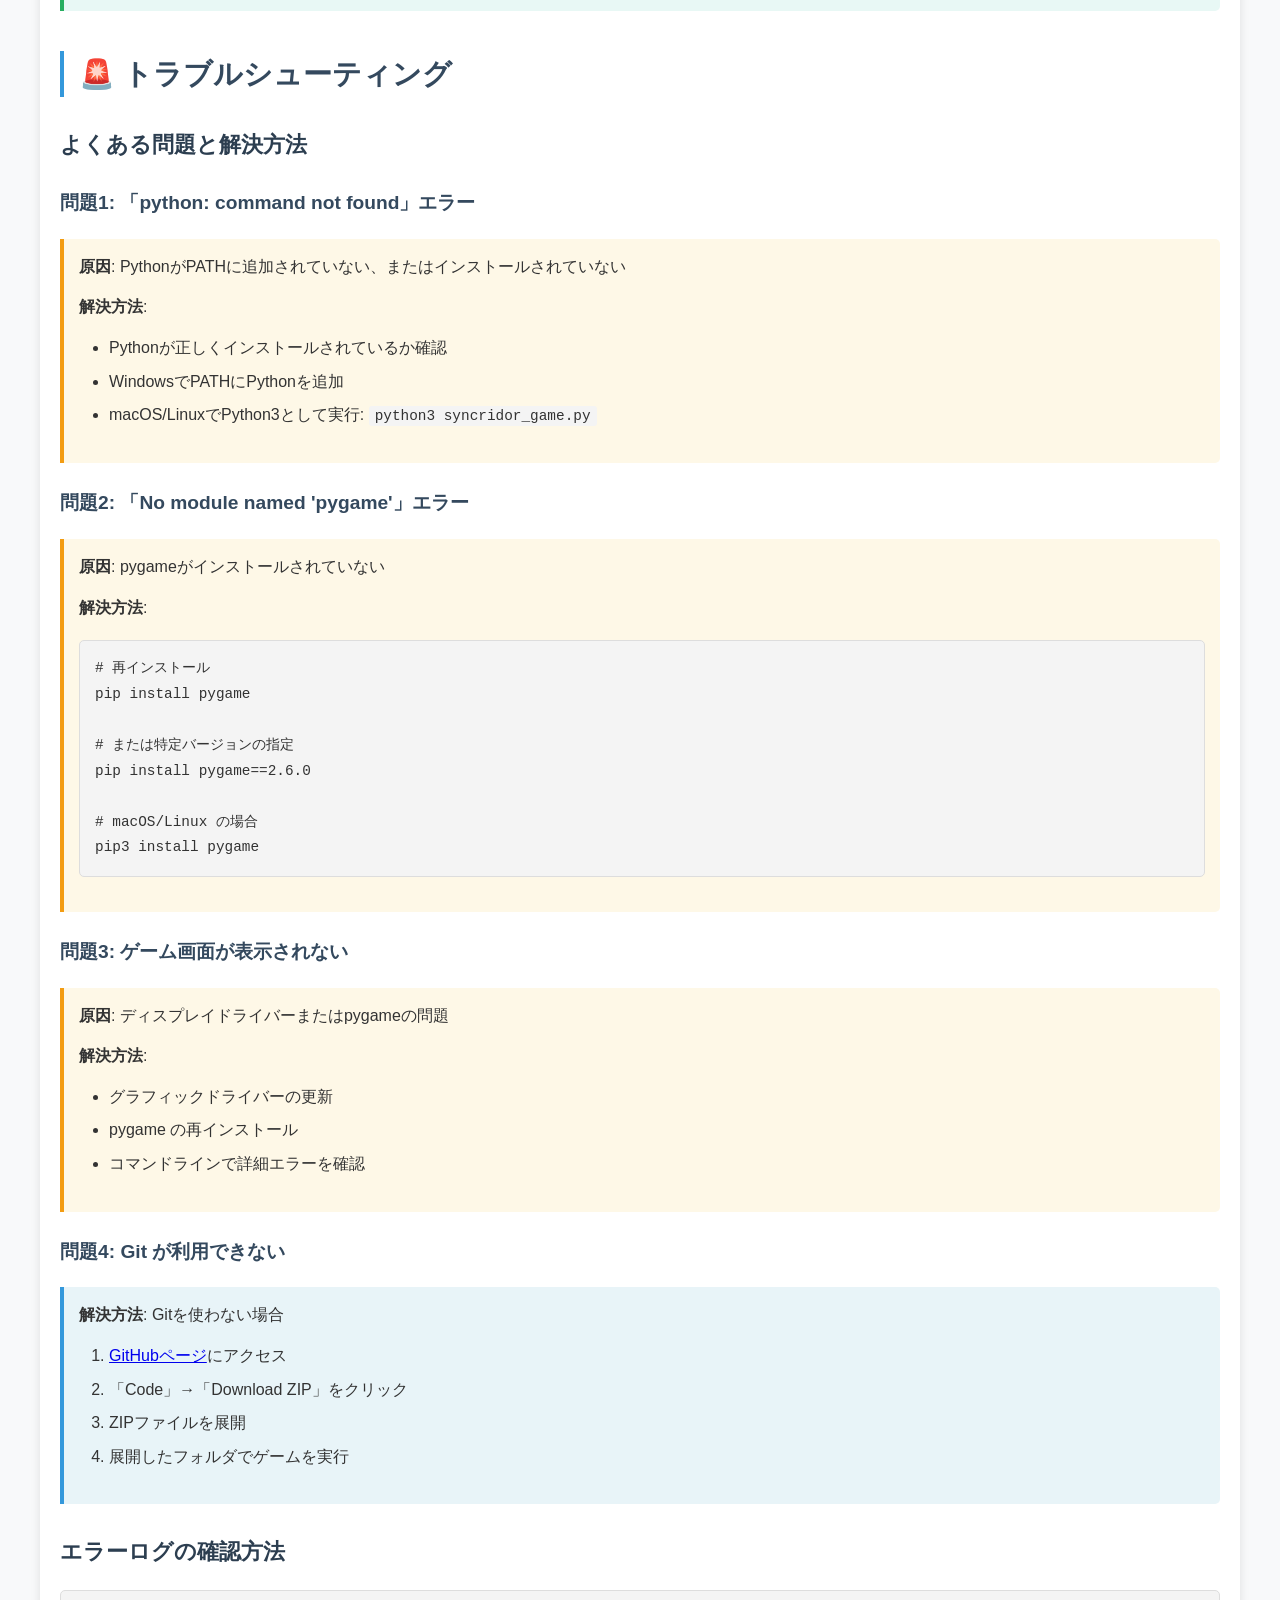
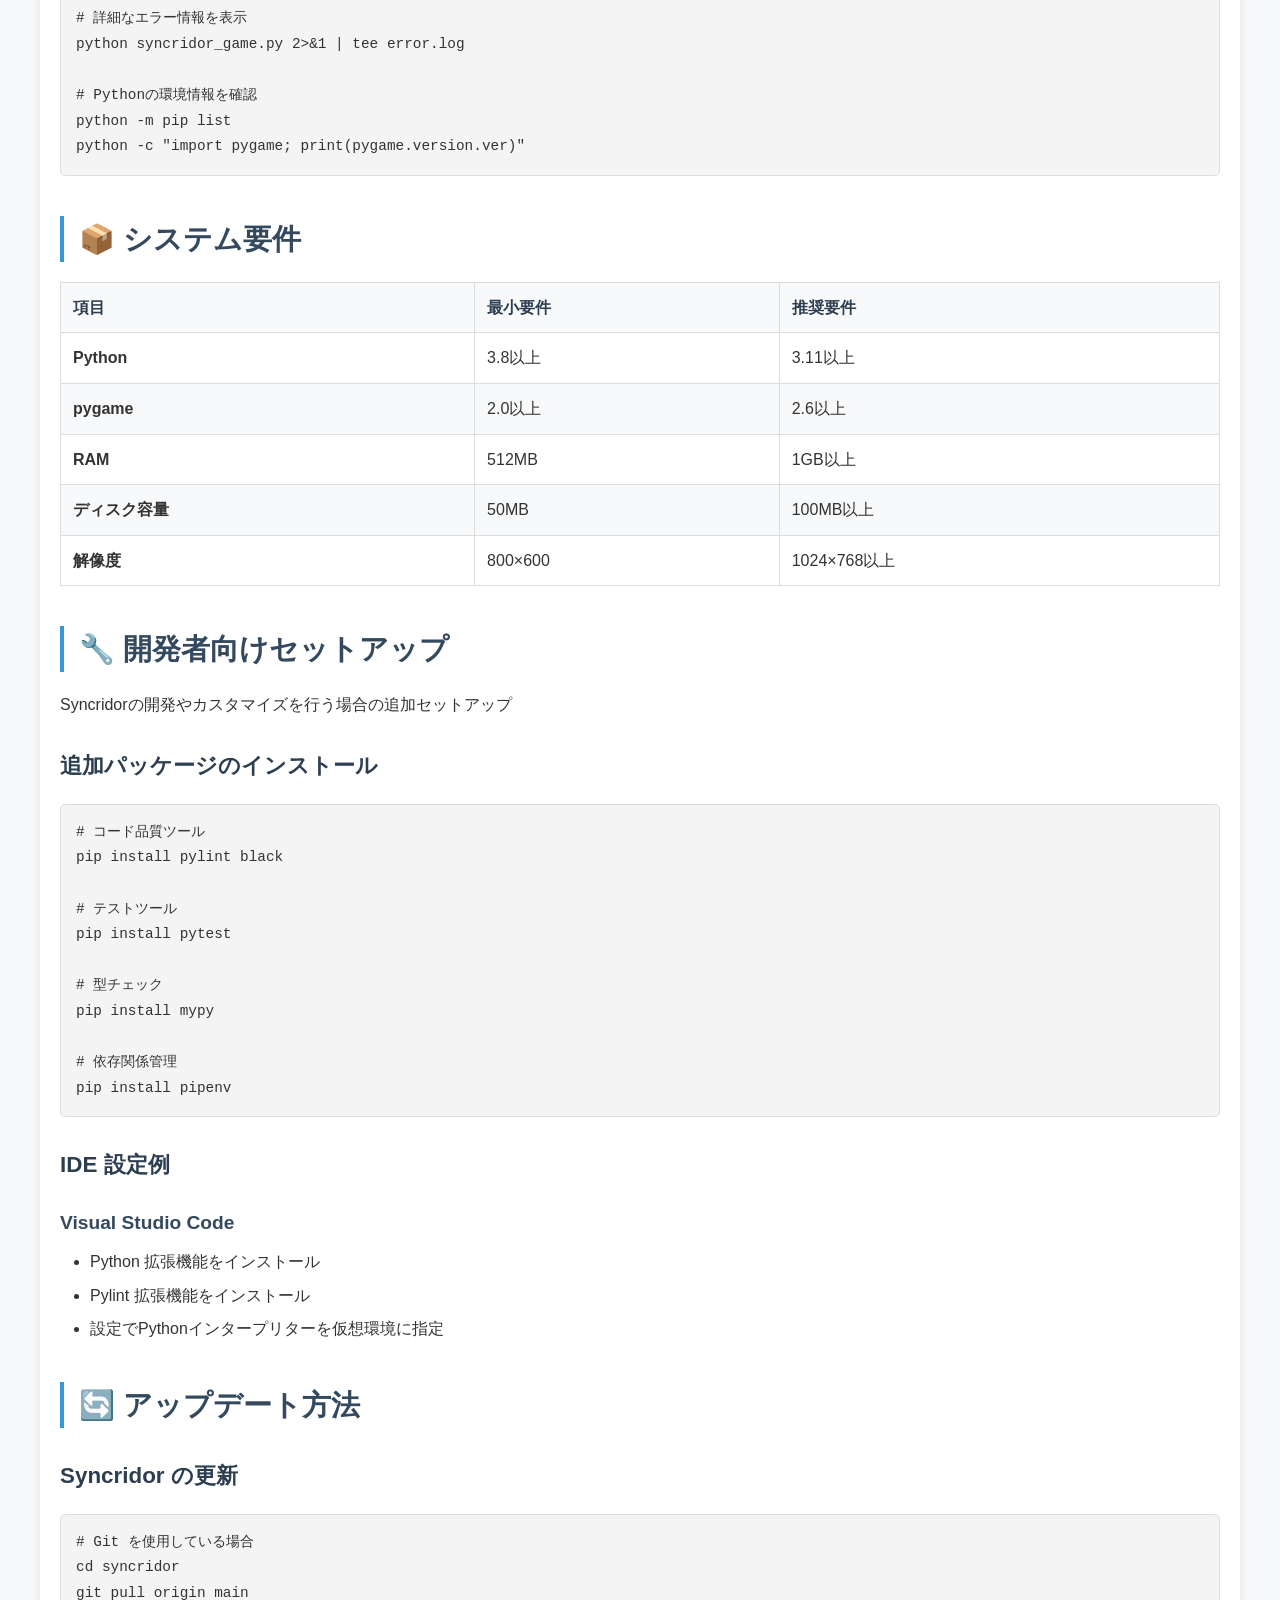
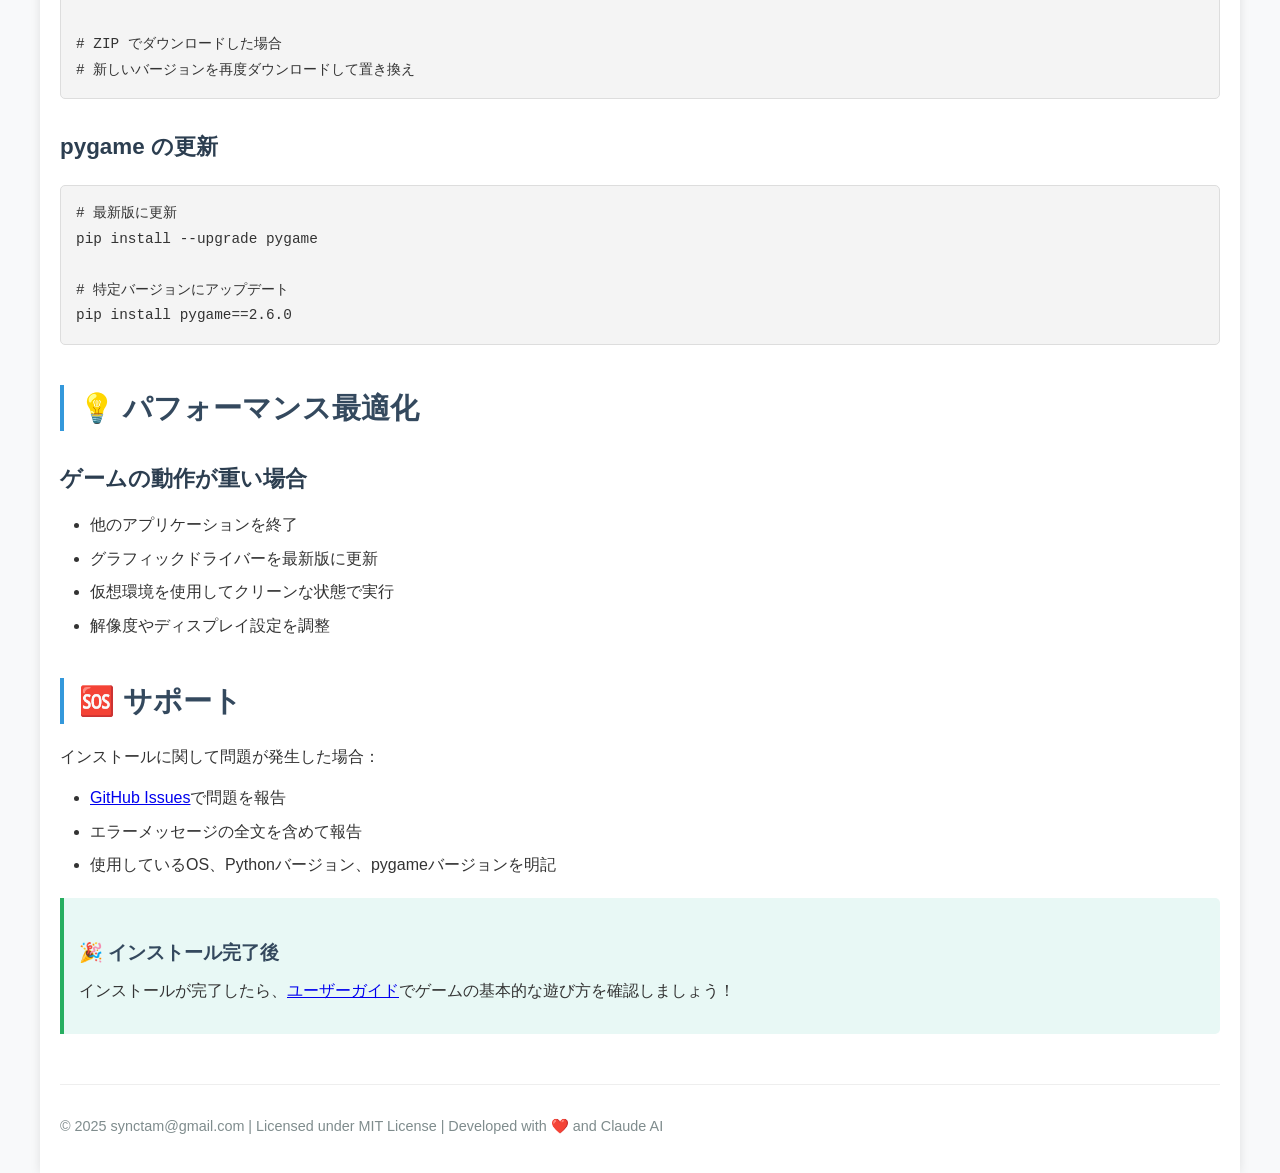
<file: docs/installation.html>
<!DOCTYPE html>
<html lang="ja">
<head>
    <meta charset="UTF-8">
    <meta name="viewport" content="width=device-width, initial-scale=1.0">
    <title>インストールガイド - Syncridor</title>
    <link rel="stylesheet" href="css/style.css">
    <meta name="description" content="Windows、macOS、LinuxでのSyncridorの詳細なインストール方法とトラブルシューティング">
</head>
<body>
    <div class="container">
        <header>
            <h1>💻 インストールガイド</h1>
            <p>Windows・macOS・Linux対応</p>
        </header>

        <nav>
            <ul>
                <li><a href="index.html">ホーム</a></li>
                <li><a href="user-guide.html">ユーザーガイド</a></li>
                <li><a href="installation.html" class="active">インストール</a></li>
                <li><a href="ai-strategy.html">AI戦略</a></li>
                <li><a href="development.html">開発者向け</a></li>
            </ul>
        </nav>

        <main>
            <h1>インストールガイド</h1>

            <div class="info-box">
                <p><strong>Syncridor</strong>は、Python 3.8以上とpygameライブラリを使用して動作します。このガイドでは、各オペレーティングシステムでの詳細なセットアップ方法を説明します。</p>
            </div>

            <h2>⚡ クイックスタート</h2>
            
            <div class="success-box">
                <h4>最短でゲームを開始する方法</h4>
                <pre><code># 1. Pythonが既にインストールされている場合
pip install pygame

# 2. ゲームファイルをダウンロード
git clone https://github.com/synctam/syncridor.git
cd syncridor

# 3. ゲーム開始
python syncridor_game.py</code></pre>
            </div>

            <h2>🪟 Windows でのインストール</h2>

            <h3>方法1: Python.org からのインストール（推奨）</h3>

            <h4>ステップ1: Python のインストール</h4>
            <ol>
                <li><a href="https://www.python.org/downloads/" target="_blank">Python公式サイト</a>から最新版をダウンロード</li>
                <li>インストーラーを実行</li>
                <li><strong>重要</strong>: 「Add Python to PATH」にチェックを入れる</li>
                <li>「Install Now」をクリック</li>
            </ol>

            <div class="warning-box">
                <h4>⚠️ インストール時の注意点</h4>
                <ul>
                    <li>「Add Python to PATH」のチェックを忘れずに！</li>
                    <li>管理者権限でインストーラーを実行することを推奨</li>
                    <li>Python 3.8以上のバージョンを選択</li>
                </ul>
            </div>

            <h4>ステップ2: インストール確認</h4>
            <p>コマンドプロンプト（<code>cmd</code>）またはPowerShellを開いて以下を実行：</p>
            <pre><code>python --version
pip --version</code></pre>

            <h4>ステップ3: pygame のインストール</h4>
            <pre><code>pip install pygame</code></pre>

            <h4>ステップ4: Syncridor のダウンロードと実行</h4>
            <pre><code># Git を使用する場合
git clone https://github.com/synctam/syncridor.git
cd syncridor

# または ZIP ファイルをダウンロードして展開
# その後、フォルダ内で：
python syncridor_game.py</code></pre>

            <h3>方法2: Microsoft Store からのインストール</h3>
            <ol>
                <li>Microsoft Store を開く</li>
                <li>「Python」で検索</li>
                <li>「Python 3.11」（または最新版）をインストール</li>
                <li>上記のステップ3以降を実行</li>
            </ol>

            <h3>方法3: PyCharm を使用した開発環境</h3>
            <ol>
                <li><a href="https://www.jetbrains.com/pycharm/" target="_blank">PyCharm Community Edition</a>をダウンロード・インストール</li>
                <li>「New Project」→「Pure Python」を選択</li>
                <li>プロジェクト設定で仮想環境を作成</li>
                <li>Terminal で <code>pip install pygame</code> を実行</li>
                <li>Syncridor のソースコードをプロジェクトにコピー</li>
                <li><code>syncridor_game.py</code> を右クリック → 「Run」</li>
            </ol>

            <h2>🍎 macOS でのインストール</h2>

            <h3>方法1: Homebrew を使用（推奨）</h3>

            <h4>ステップ1: Homebrew のインストール</h4>
            <p>Terminal を開いて以下を実行：</p>
            <pre><code>/bin/bash -c "$(curl -fsSL https://raw.githubusercontent.com/Homebrew/install/HEAD/install.sh)"</code></pre>

            <h4>ステップ2: Python のインストール</h4>
            <pre><code>brew install python</code></pre>

            <h4>ステップ3: pygame のインストール</h4>
            <pre><code>pip3 install pygame</code></pre>

            <h4>ステップ4: Syncridor の実行</h4>
            <pre><code>git clone https://github.com/synctam/syncridor.git
cd syncridor
python3 syncridor_game.py</code></pre>

            <h3>方法2: 公式インストーラー使用</h3>
            <ol>
                <li><a href="https://www.python.org/downloads/macos/" target="_blank">Python公式サイト</a>からmacOS用インストーラーをダウンロード</li>
                <li>インストーラーを実行</li>
                <li>Terminal で pip コマンドを使用してpygameをインストール</li>
            </ol>

            <div class="warning-box">
                <h4>⚠️ macOS での注意事項</h4>
                <ul>
                    <li>macOS 10.14 (Mojave) 以降が必要</li>
                    <li>システム標準のPython 2.7ではなく、Python 3を使用</li>
                    <li>Xcodeコマンドラインツールが必要な場合があります：<code>xcode-select --install</code></li>
                </ul>
            </div>

            <h2>🐧 Linux でのインストール</h2>

            <h3>Ubuntu/Debian 系</h3>
            <pre><code># システムアップデート
sudo apt update && sudo apt upgrade

# Python と pip のインストール
sudo apt install python3 python3-pip git

# pygame のインストール
pip3 install pygame

# Syncridor の取得と実行
git clone https://github.com/synctam/syncridor.git
cd syncridor
python3 syncridor_game.py</code></pre>

            <h3>Red Hat/CentOS/Fedora 系</h3>
            <pre><code># パッケージマネージャーのアップデート
sudo dnf update  # または sudo yum update

# Python と pip のインストール
sudo dnf install python3 python3-pip git

# pygame のインストール
pip3 install pygame

# Syncridor の取得と実行
git clone https://github.com/synctam/syncridor.git
cd syncridor
python3 syncridor_game.py</code></pre>

            <h3>Arch Linux</h3>
            <pre><code># システムアップデート
sudo pacman -Syu

# Python と pip のインストール
sudo pacman -S python python-pip git

# pygame のインストール
pip install pygame

# Syncridor の取得と実行
git clone https://github.com/synctam/syncridor.git
cd syncridor
python syncridor_game.py</code></pre>

            <h2>🔧 仮想環境を使用したインストール（推奨）</h2>

            <p>プロジェクトごとに独立したPython環境を作成することで、依存関係の競合を避けることができます。</p>

            <h3>仮想環境の作成と使用</h3>
            <pre><code># 1. プロジェクトディレクトリの作成
mkdir syncridor-project
cd syncridor-project

# 2. 仮想環境の作成
python -m venv venv

# 3. 仮想環境のアクティベート
# Windows:
venv\Scripts\activate
# macOS/Linux:
source venv/bin/activate

# 4. pygame のインストール
pip install pygame

# 5. Syncridor のダウンロード
git clone https://github.com/synctam/syncridor.git
cd syncridor

# 6. ゲームの実行
python syncridor_game.py

# 7. 作業終了時は仮想環境を非アクティブ化
deactivate</code></pre>

            <div class="success-box">
                <h4>✅ 仮想環境のメリット</h4>
                <ul>
                    <li><strong>分離性</strong>: プロジェクトごとに独立した環境</li>
                    <li><strong>再現性</strong>: 同じ環境を他のマシンで再現可能</li>
                    <li><strong>安全性</strong>: システムのPython環境への影響なし</li>
                    <li><strong>管理性</strong>: 不要になった場合は簡単に削除可能</li>
                </ul>
            </div>

            <h2>🚨 トラブルシューティング</h2>

            <h3>よくある問題と解決方法</h3>

            <h4>問題1: 「python: command not found」エラー</h4>
            <div class="warning-box">
                <p><strong>原因</strong>: PythonがPATHに追加されていない、またはインストールされていない</p>
                <p><strong>解決方法</strong>:</p>
                <ul>
                    <li>Pythonが正しくインストールされているか確認</li>
                    <li>WindowsでPATHにPythonを追加</li>
                    <li>macOS/LinuxでPython3として実行: <code>python3 syncridor_game.py</code></li>
                </ul>
            </div>

            <h4>問題2: 「No module named 'pygame'」エラー</h4>
            <div class="warning-box">
                <p><strong>原因</strong>: pygameがインストールされていない</p>
                <p><strong>解決方法</strong>:</p>
                <pre><code># 再インストール
pip install pygame

# または特定バージョンの指定
pip install pygame==2.6.0

# macOS/Linux の場合
pip3 install pygame</code></pre>
            </div>

            <h4>問題3: ゲーム画面が表示されない</h4>
            <div class="warning-box">
                <p><strong>原因</strong>: ディスプレイドライバーまたはpygameの問題</p>
                <p><strong>解決方法</strong>:</p>
                <ul>
                    <li>グラフィックドライバーの更新</li>
                    <li>pygame の再インストール</li>
                    <li>コマンドラインで詳細エラーを確認</li>
                </ul>
            </div>

            <h4>問題4: Git が利用できない</h4>
            <div class="info-box">
                <p><strong>解決方法</strong>: Gitを使わない場合</p>
                <ol>
                    <li><a href="https://github.com/synctam/syncridor" target="_blank">GitHubページ</a>にアクセス</li>
                    <li>「Code」→「Download ZIP」をクリック</li>
                    <li>ZIPファイルを展開</li>
                    <li>展開したフォルダでゲームを実行</li>
                </ol>
            </div>

            <h3>エラーログの確認方法</h3>
            <pre><code># 詳細なエラー情報を表示
python syncridor_game.py 2>&1 | tee error.log

# Pythonの環境情報を確認
python -m pip list
python -c "import pygame; print(pygame.version.ver)"</code></pre>

            <h2>📦 システム要件</h2>

            <table>
                <thead>
                    <tr>
                        <th>項目</th>
                        <th>最小要件</th>
                        <th>推奨要件</th>
                    </tr>
                </thead>
                <tbody>
                    <tr>
                        <td><strong>Python</strong></td>
                        <td>3.8以上</td>
                        <td>3.11以上</td>
                    </tr>
                    <tr>
                        <td><strong>pygame</strong></td>
                        <td>2.0以上</td>
                        <td>2.6以上</td>
                    </tr>
                    <tr>
                        <td><strong>RAM</strong></td>
                        <td>512MB</td>
                        <td>1GB以上</td>
                    </tr>
                    <tr>
                        <td><strong>ディスク容量</strong></td>
                        <td>50MB</td>
                        <td>100MB以上</td>
                    </tr>
                    <tr>
                        <td><strong>解像度</strong></td>
                        <td>800×600</td>
                        <td>1024×768以上</td>
                    </tr>
                </tbody>
            </table>

            <h2>🔧 開発者向けセットアップ</h2>

            <p>Syncridorの開発やカスタマイズを行う場合の追加セットアップ</p>

            <h3>追加パッケージのインストール</h3>
            <pre><code># コード品質ツール
pip install pylint black

# テストツール
pip install pytest

# 型チェック
pip install mypy

# 依存関係管理
pip install pipenv</code></pre>

            <h3>IDE 設定例</h3>
            <h4>Visual Studio Code</h4>
            <ul>
                <li>Python 拡張機能をインストール</li>
                <li>Pylint 拡張機能をインストール</li>
                <li>設定でPythonインタープリターを仮想環境に指定</li>
            </ul>

            <h2>🔄 アップデート方法</h2>

            <h3>Syncridor の更新</h3>
            <pre><code># Git を使用している場合
cd syncridor
git pull origin main

# ZIP でダウンロードした場合
# 新しいバージョンを再度ダウンロードして置き換え</code></pre>

            <h3>pygame の更新</h3>
            <pre><code># 最新版に更新
pip install --upgrade pygame

# 特定バージョンにアップデート
pip install pygame==2.6.0</code></pre>

            <h2>💡 パフォーマンス最適化</h2>

            <h3>ゲームの動作が重い場合</h3>
            <ul>
                <li>他のアプリケーションを終了</li>
                <li>グラフィックドライバーを最新版に更新</li>
                <li>仮想環境を使用してクリーンな状態で実行</li>
                <li>解像度やディスプレイ設定を調整</li>
            </ul>

            <h2>🆘 サポート</h2>

            <p>インストールに関して問題が発生した場合：</p>
            <ul>
                <li><a href="https://github.com/synctam/syncridor/issues" target="_blank">GitHub Issues</a>で問題を報告</li>
                <li>エラーメッセージの全文を含めて報告</li>
                <li>使用しているOS、Pythonバージョン、pygameバージョンを明記</li>
            </ul>

            <div class="success-box">
                <h4>🎉 インストール完了後</h4>
                <p>インストールが完了したら、<a href="user-guide.html">ユーザーガイド</a>でゲームの基本的な遊び方を確認しましょう！</p>
            </div>

        </main>

        <footer>
            <p>&copy; 2025 synctam@gmail.com | Licensed under MIT License | Developed with ❤️ and Claude AI</p>
        </footer>
    </div>
</body>
</html>
</file>
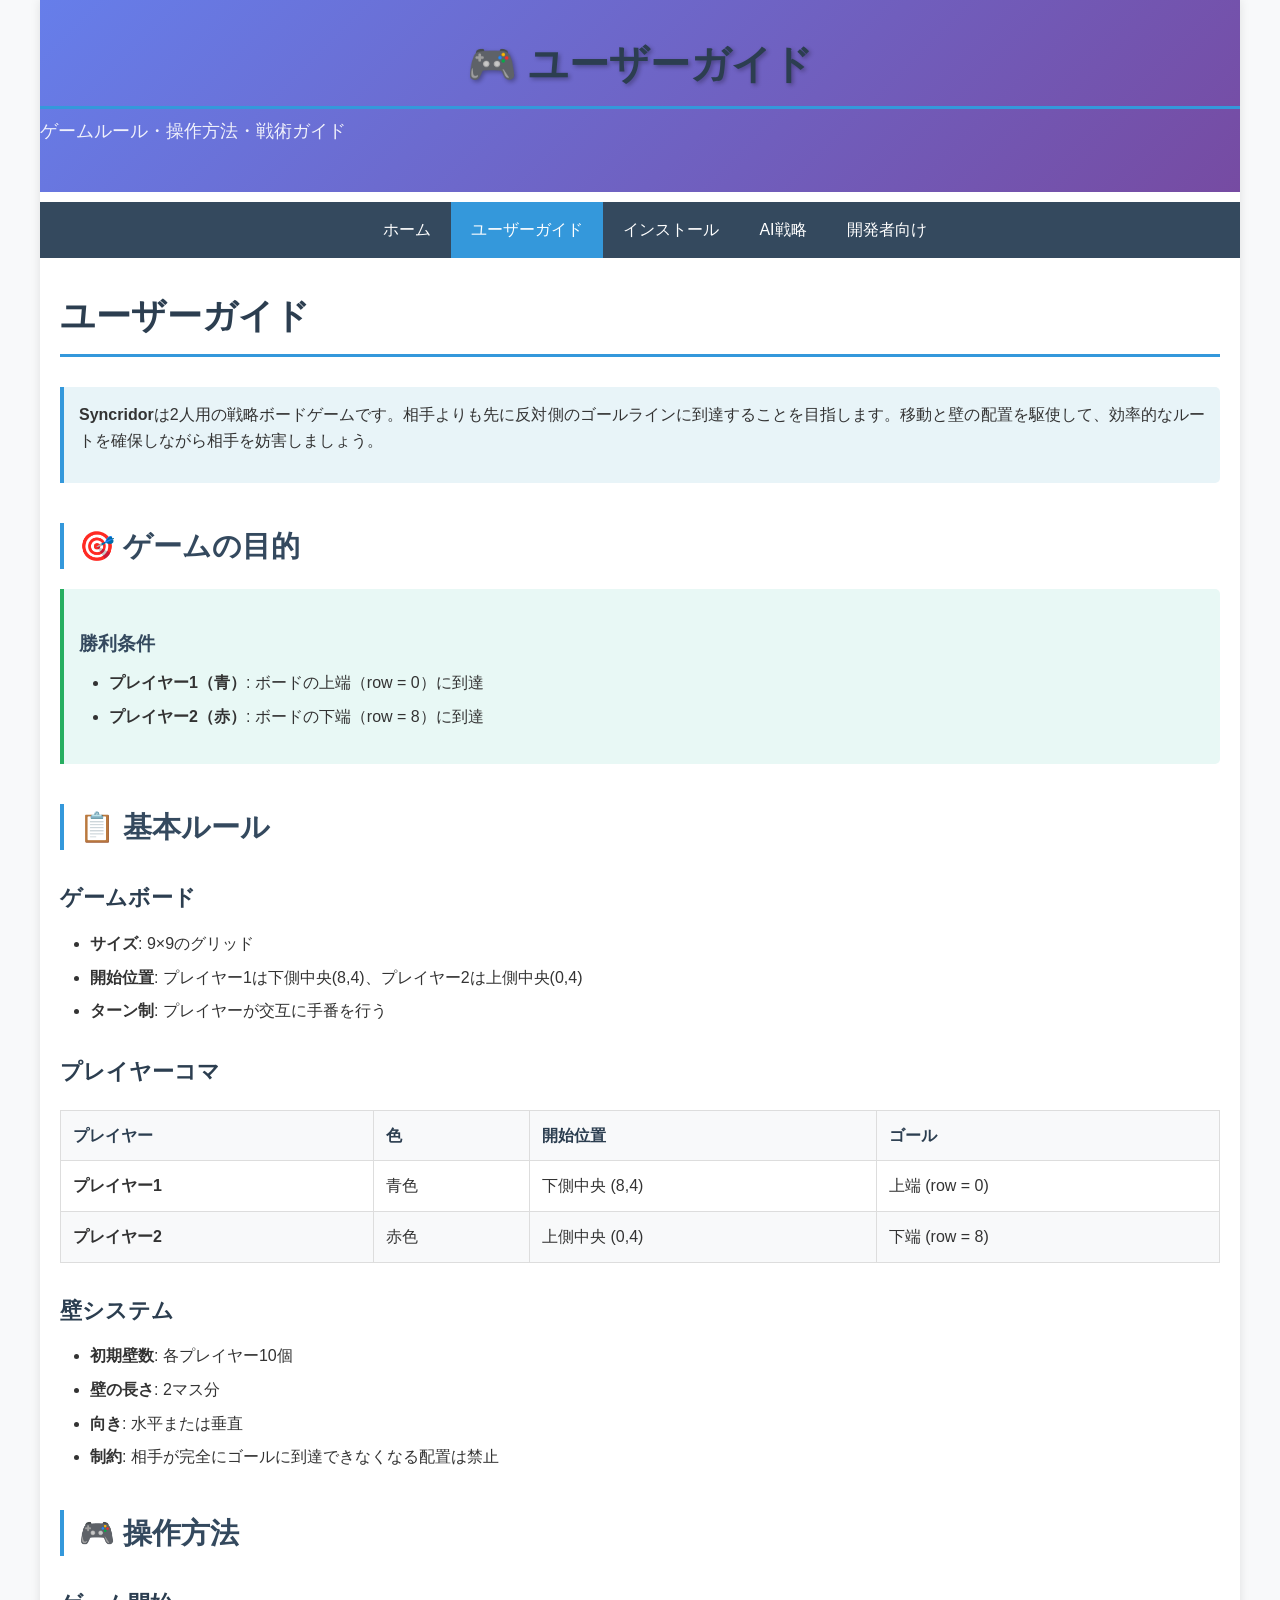
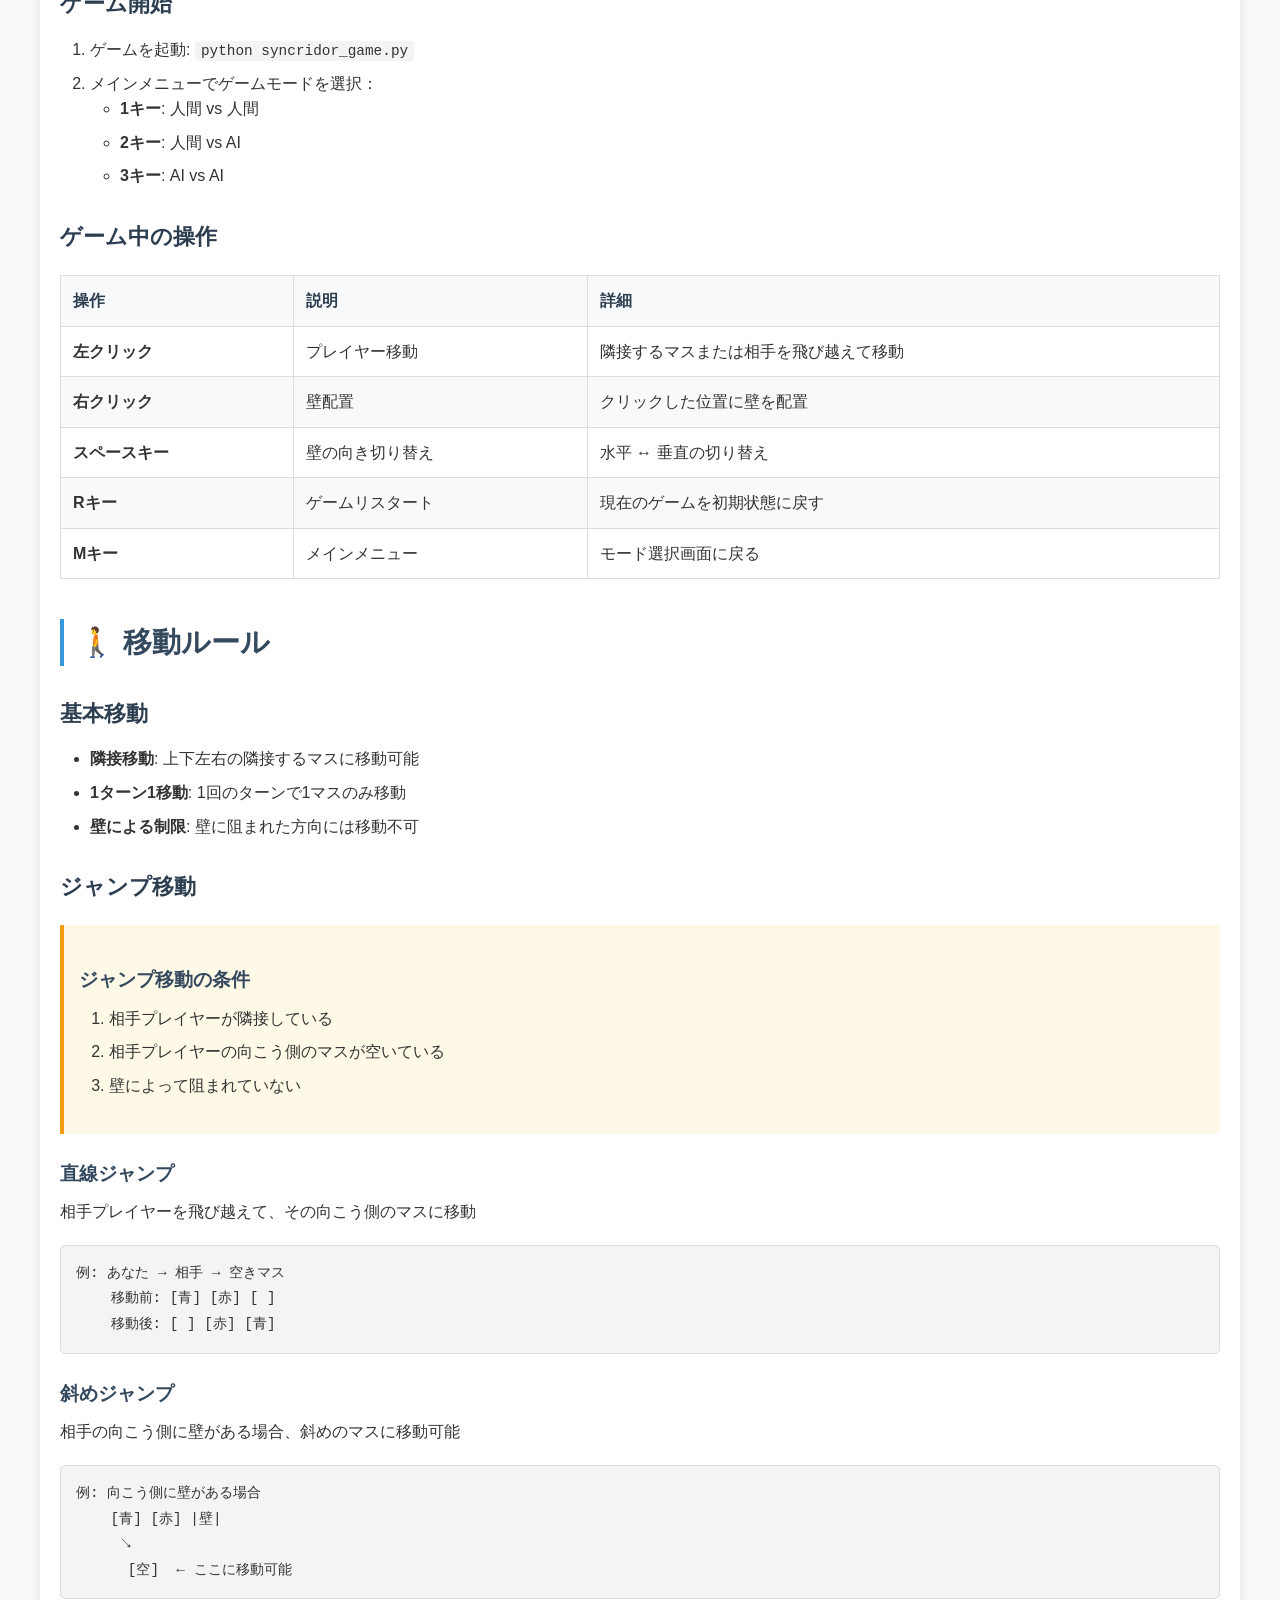
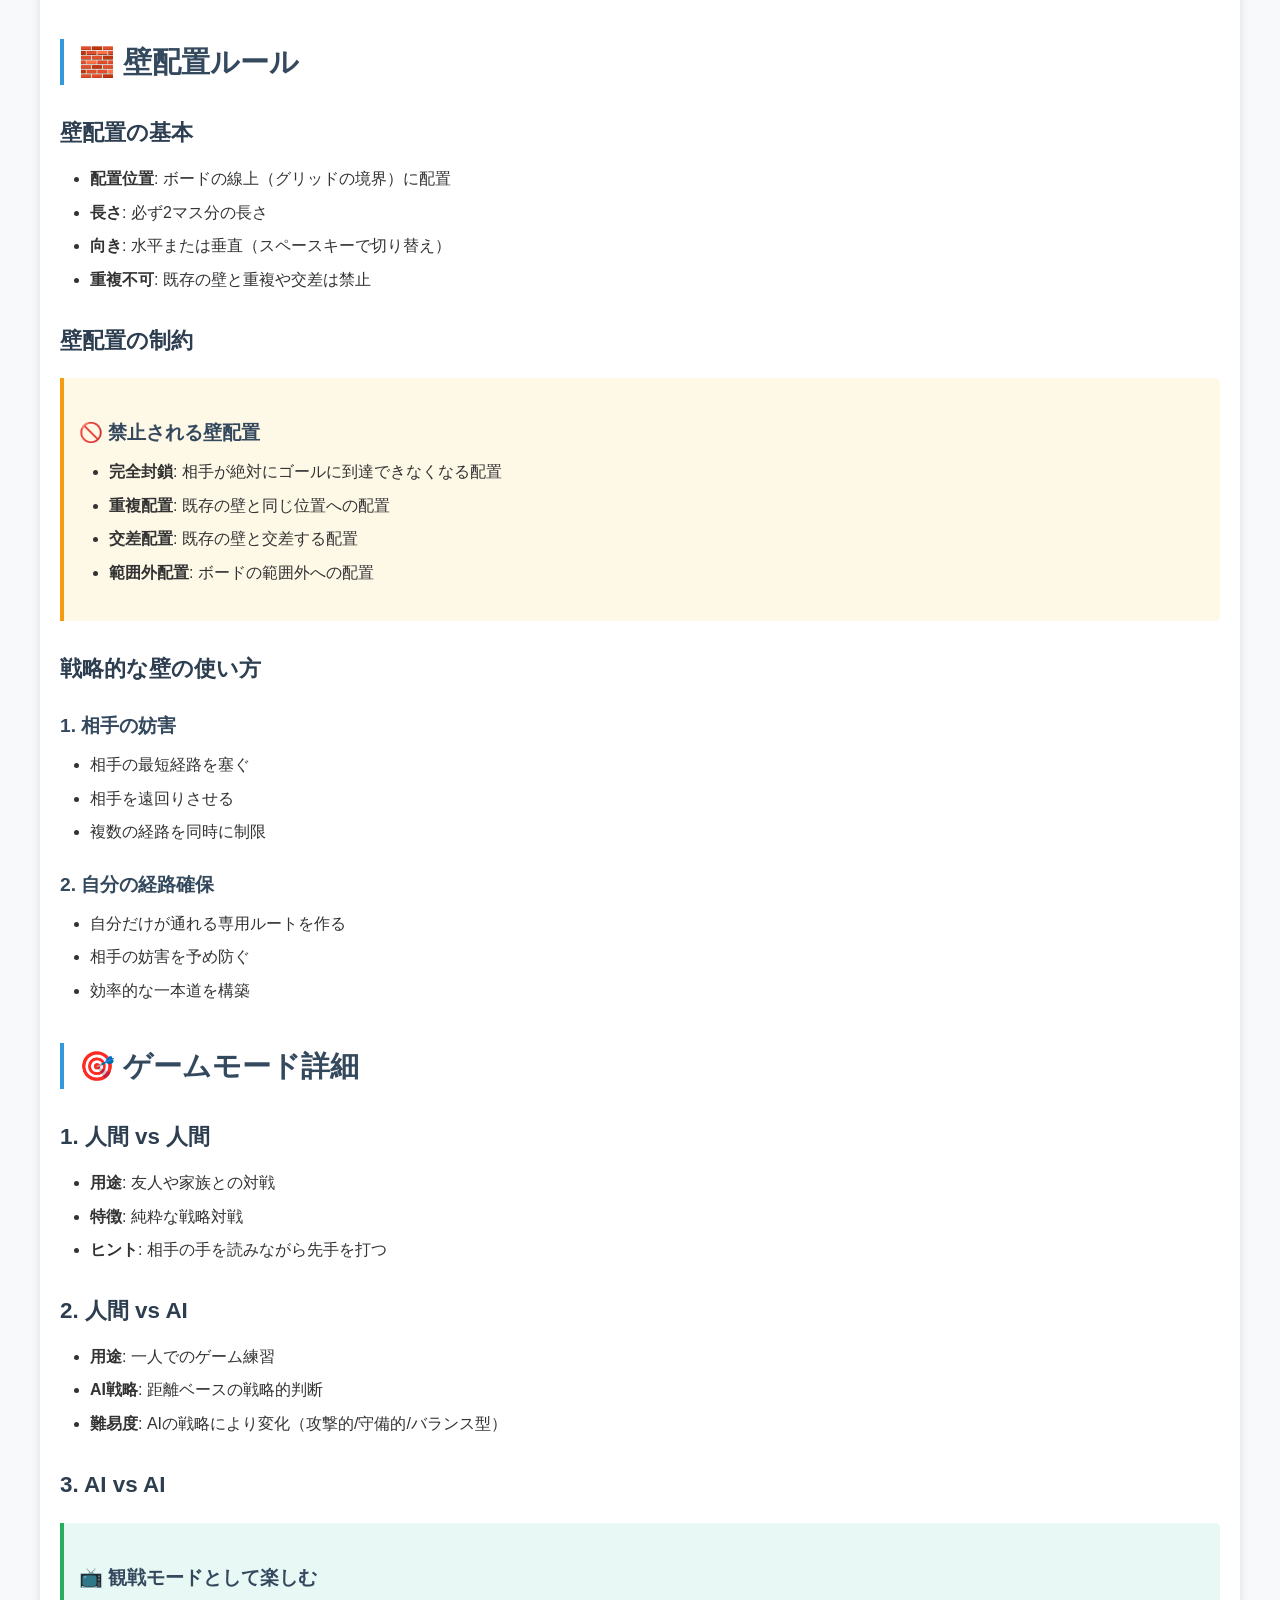
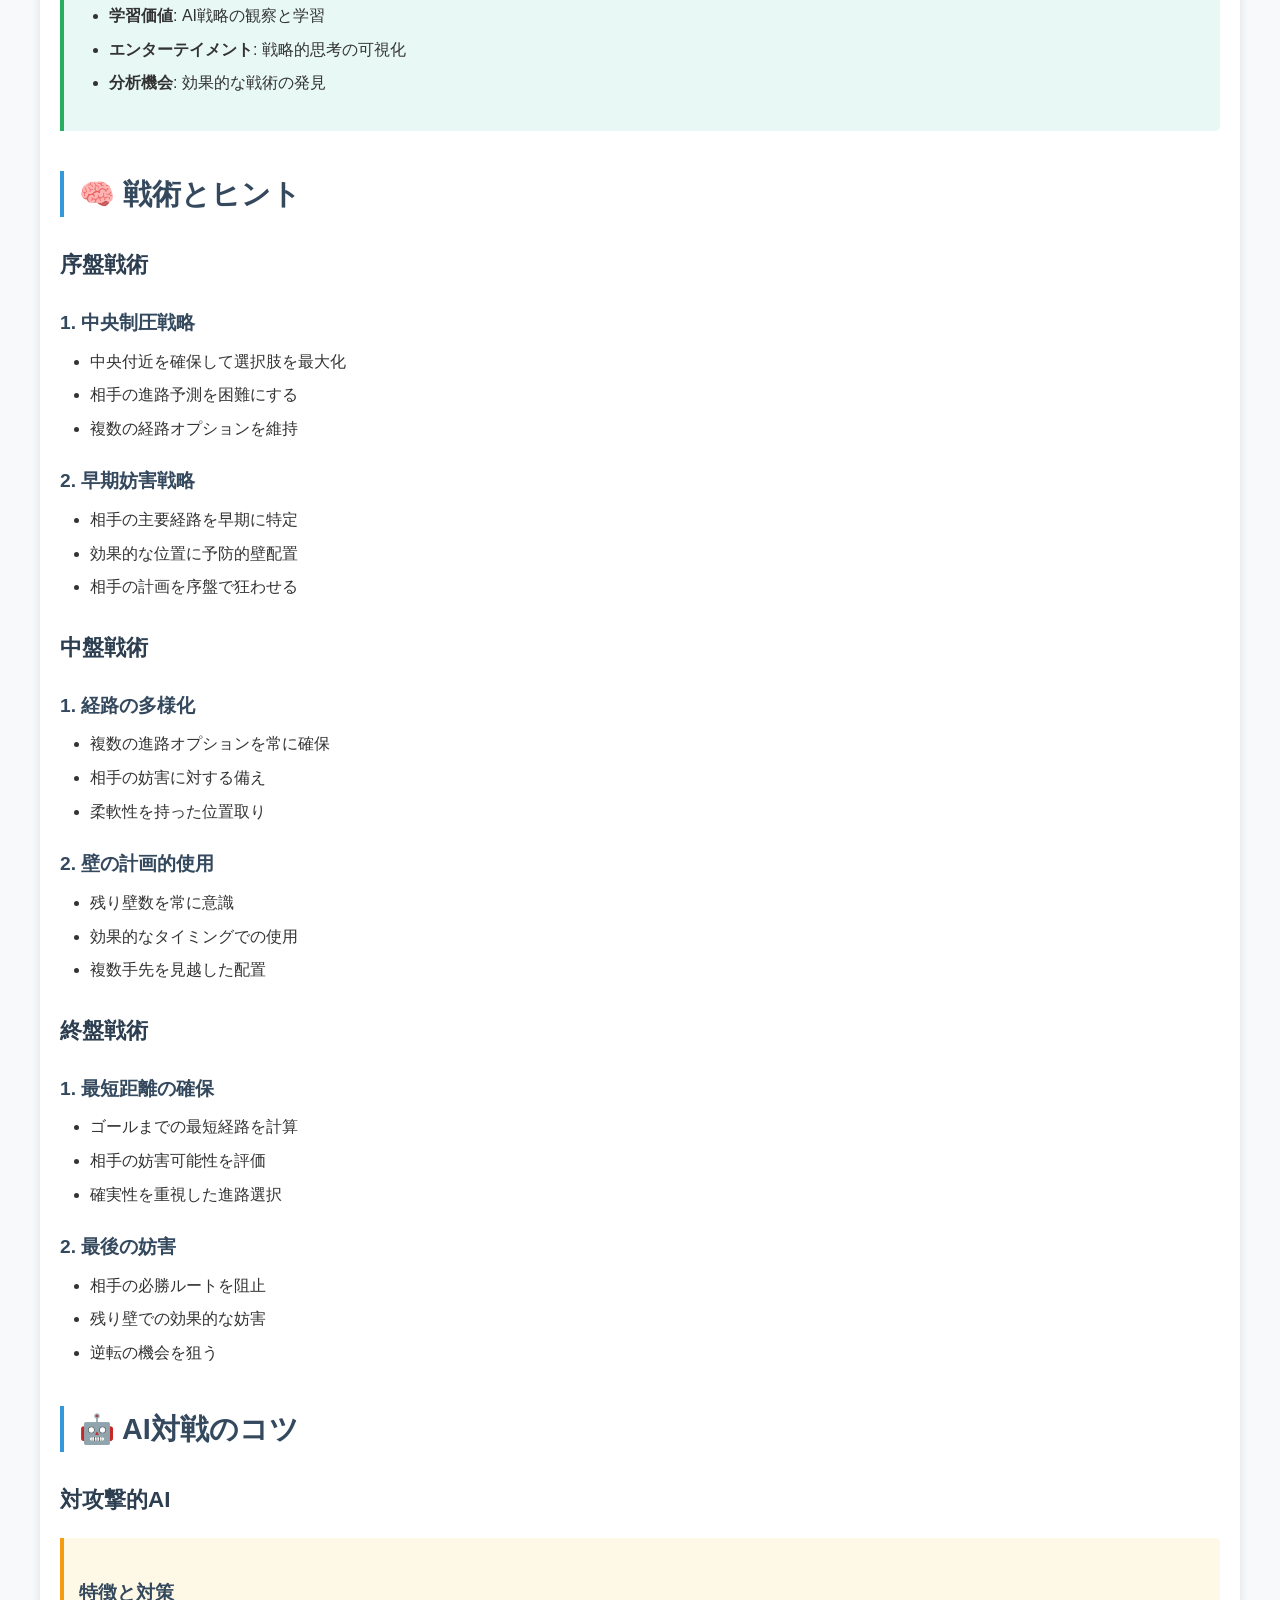
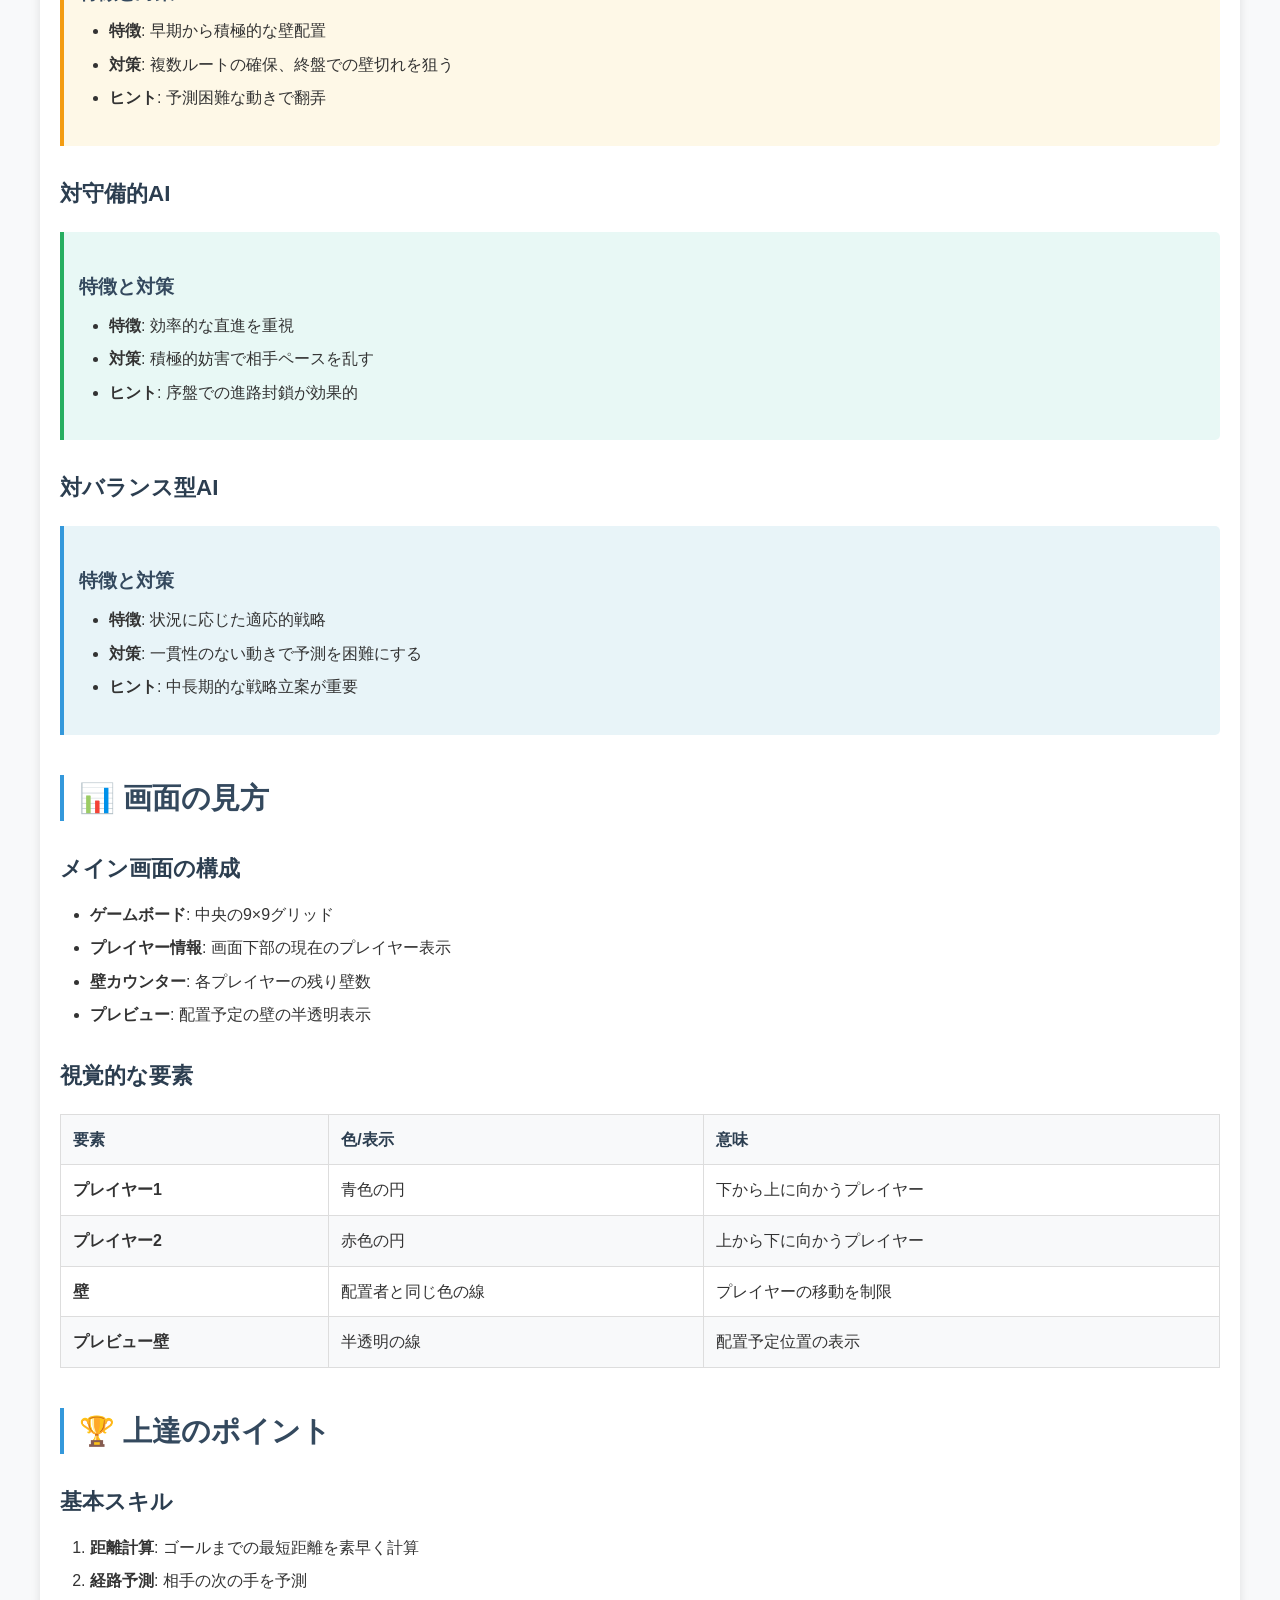
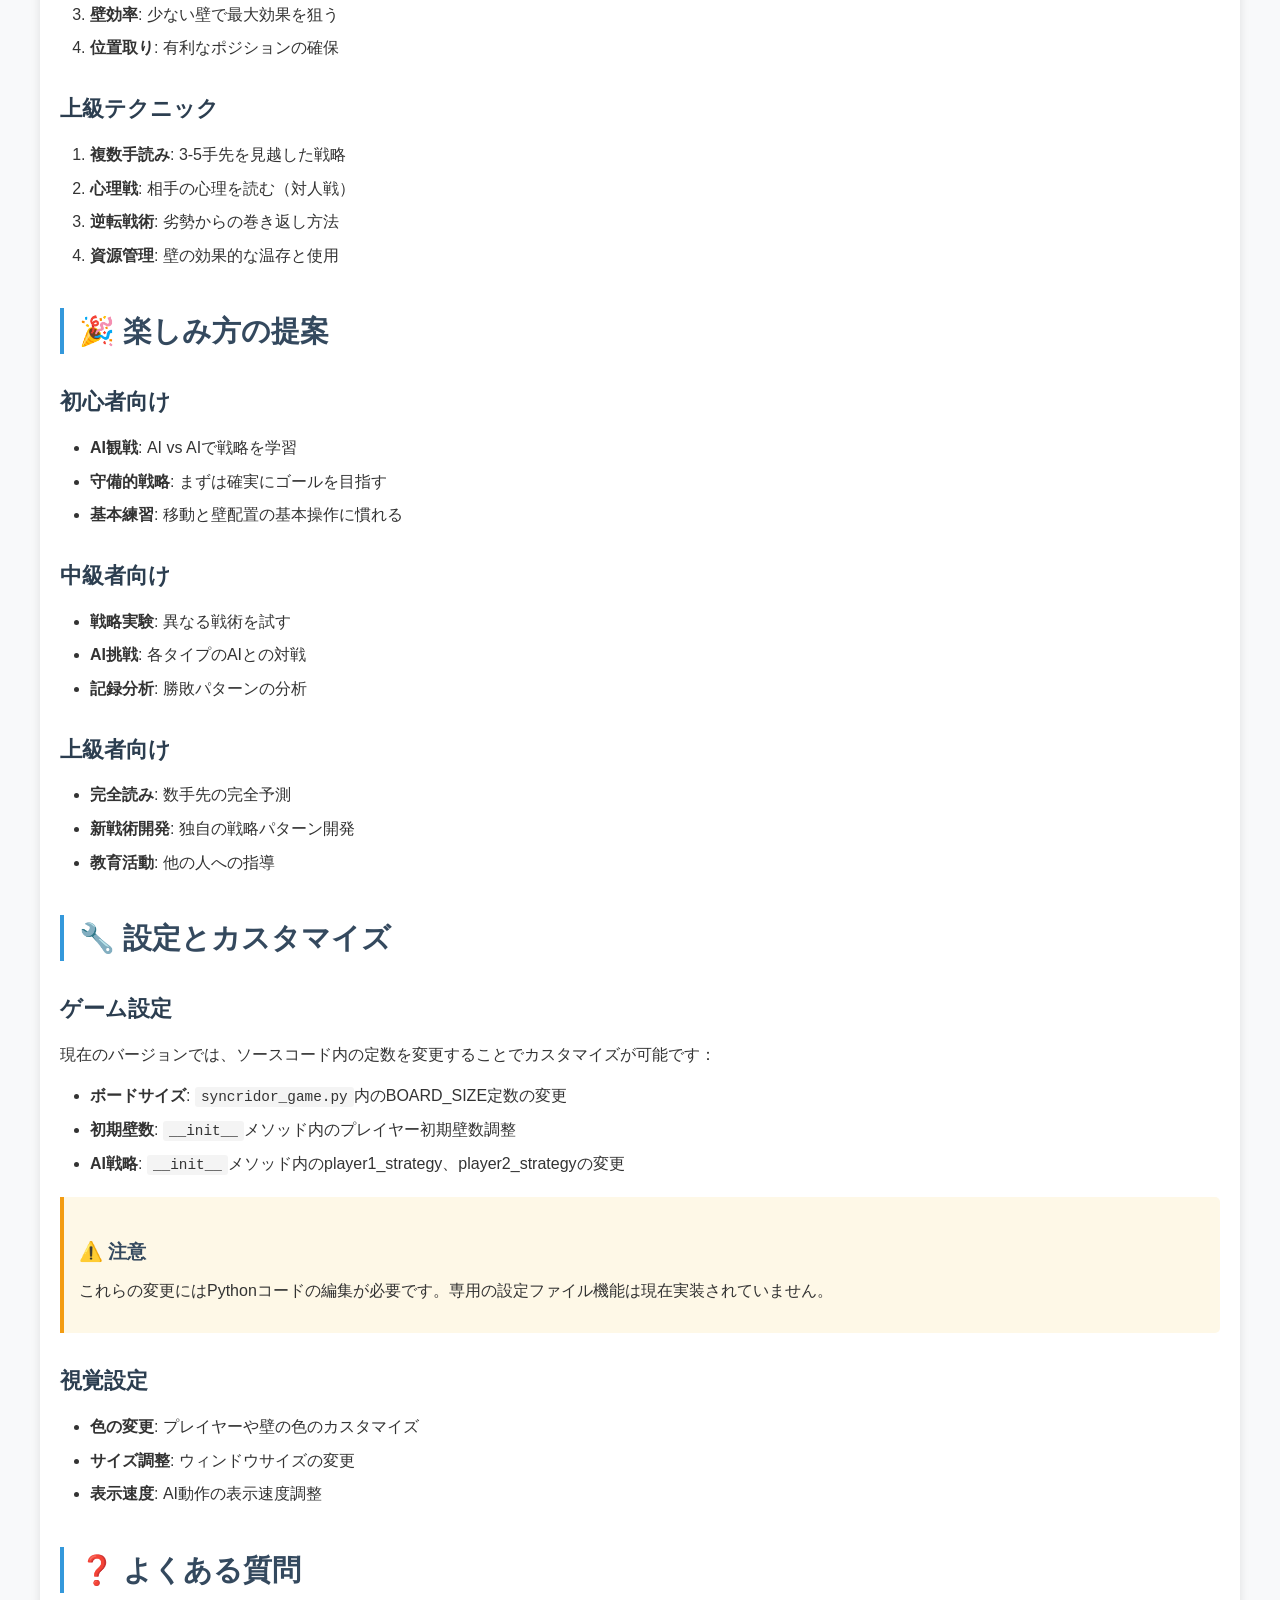
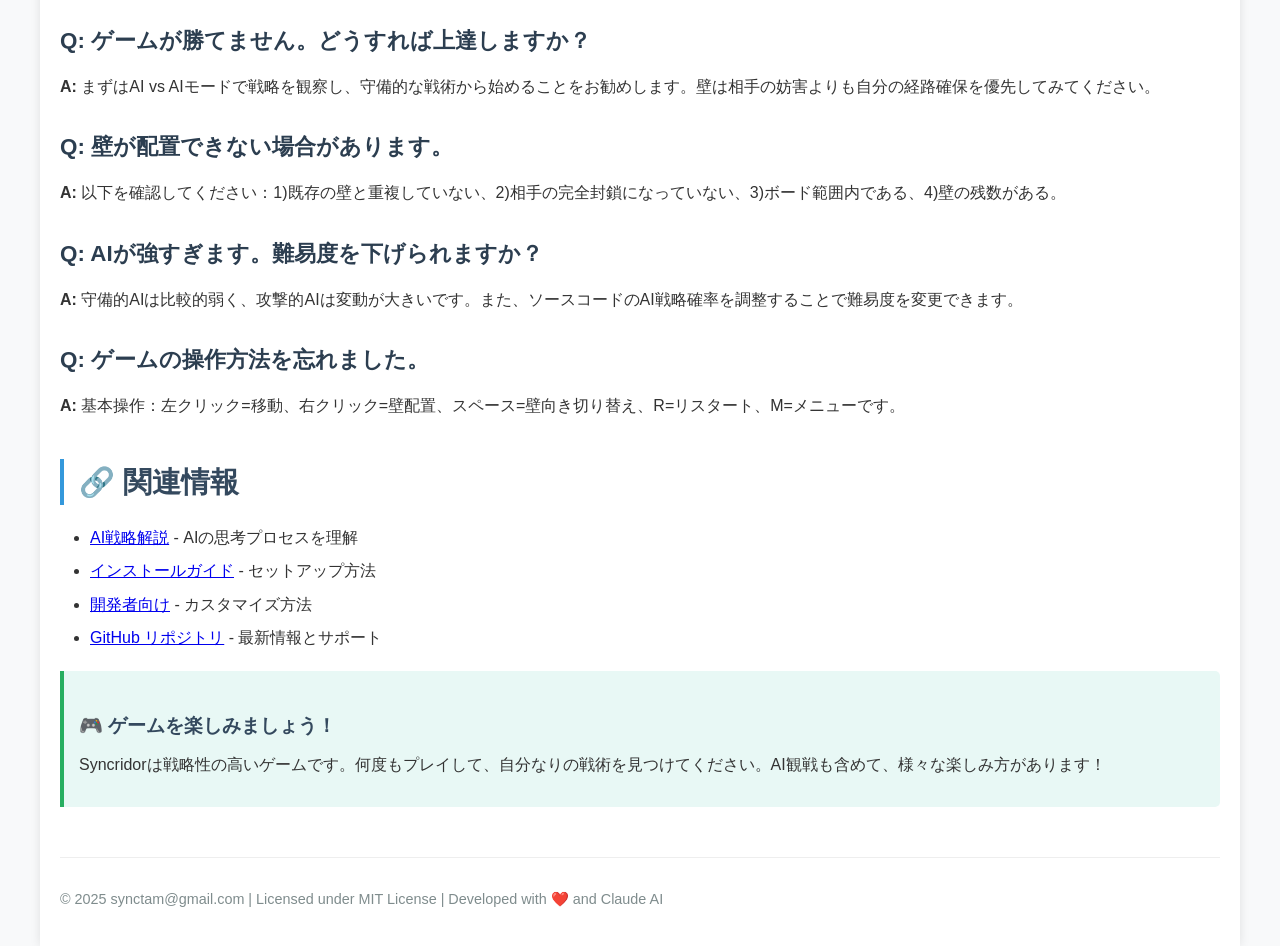
<file: docs/user-guide.html>
<!DOCTYPE html>
<html lang="ja">
<head>
    <meta charset="UTF-8">
    <meta name="viewport" content="width=device-width, initial-scale=1.0">
    <title>ユーザーガイド - Syncridor</title>
    <link rel="stylesheet" href="css/style.css">
    <meta name="description" content="Syncridorのゲームルール、操作方法、戦術のヒントを詳しく解説">
</head>
<body>
    <div class="container">
        <header>
            <h1>🎮 ユーザーガイド</h1>
            <p>ゲームルール・操作方法・戦術ガイド</p>
        </header>

        <nav>
            <ul>
                <li><a href="index.html">ホーム</a></li>
                <li><a href="user-guide.html" class="active">ユーザーガイド</a></li>
                <li><a href="installation.html">インストール</a></li>
                <li><a href="ai-strategy.html">AI戦略</a></li>
                <li><a href="development.html">開発者向け</a></li>
            </ul>
        </nav>

        <main>
            <h1>ユーザーガイド</h1>

            <div class="info-box">
                <p><strong>Syncridor</strong>は2人用の戦略ボードゲームです。相手よりも先に反対側のゴールラインに到達することを目指します。移動と壁の配置を駆使して、効率的なルートを確保しながら相手を妨害しましょう。</p>
            </div>

            <h2>🎯 ゲームの目的</h2>

            <div class="success-box">
                <h4>勝利条件</h4>
                <ul>
                    <li><strong>プレイヤー1（青）</strong>: ボードの上端（row = 0）に到達</li>
                    <li><strong>プレイヤー2（赤）</strong>: ボードの下端（row = 8）に到達</li>
                </ul>
            </div>

            <h2>📋 基本ルール</h2>

            <h3>ゲームボード</h3>
            <ul>
                <li><strong>サイズ</strong>: 9×9のグリッド</li>
                <li><strong>開始位置</strong>: プレイヤー1は下側中央(8,4)、プレイヤー2は上側中央(0,4)</li>
                <li><strong>ターン制</strong>: プレイヤーが交互に手番を行う</li>
            </ul>

            <h3>プレイヤーコマ</h3>
            <table>
                <thead>
                    <tr>
                        <th>プレイヤー</th>
                        <th>色</th>
                        <th>開始位置</th>
                        <th>ゴール</th>
                    </tr>
                </thead>
                <tbody>
                    <tr>
                        <td><strong>プレイヤー1</strong></td>
                        <td>青色</td>
                        <td>下側中央 (8,4)</td>
                        <td>上端 (row = 0)</td>
                    </tr>
                    <tr>
                        <td><strong>プレイヤー2</strong></td>
                        <td>赤色</td>
                        <td>上側中央 (0,4)</td>
                        <td>下端 (row = 8)</td>
                    </tr>
                </tbody>
            </table>

            <h3>壁システム</h3>
            <ul>
                <li><strong>初期壁数</strong>: 各プレイヤー10個</li>
                <li><strong>壁の長さ</strong>: 2マス分</li>
                <li><strong>向き</strong>: 水平または垂直</li>
                <li><strong>制約</strong>: 相手が完全にゴールに到達できなくなる配置は禁止</li>
            </ul>

            <h2>🎮 操作方法</h2>

            <h3>ゲーム開始</h3>
            <ol>
                <li>ゲームを起動: <code>python syncridor_game.py</code></li>
                <li>メインメニューでゲームモードを選択：
                    <ul>
                        <li><strong>1キー</strong>: 人間 vs 人間</li>
                        <li><strong>2キー</strong>: 人間 vs AI</li>
                        <li><strong>3キー</strong>: AI vs AI</li>
                    </ul>
                </li>
            </ol>

            <h3>ゲーム中の操作</h3>
            <table>
                <thead>
                    <tr>
                        <th>操作</th>
                        <th>説明</th>
                        <th>詳細</th>
                    </tr>
                </thead>
                <tbody>
                    <tr>
                        <td><strong>左クリック</strong></td>
                        <td>プレイヤー移動</td>
                        <td>隣接するマスまたは相手を飛び越えて移動</td>
                    </tr>
                    <tr>
                        <td><strong>右クリック</strong></td>
                        <td>壁配置</td>
                        <td>クリックした位置に壁を配置</td>
                    </tr>
                    <tr>
                        <td><strong>スペースキー</strong></td>
                        <td>壁の向き切り替え</td>
                        <td>水平 ↔ 垂直の切り替え</td>
                    </tr>
                    <tr>
                        <td><strong>Rキー</strong></td>
                        <td>ゲームリスタート</td>
                        <td>現在のゲームを初期状態に戻す</td>
                    </tr>
                    <tr>
                        <td><strong>Mキー</strong></td>
                        <td>メインメニュー</td>
                        <td>モード選択画面に戻る</td>
                    </tr>
                </tbody>
            </table>

            <h2>🚶 移動ルール</h2>

            <h3>基本移動</h3>
            <ul>
                <li><strong>隣接移動</strong>: 上下左右の隣接するマスに移動可能</li>
                <li><strong>1ターン1移動</strong>: 1回のターンで1マスのみ移動</li>
                <li><strong>壁による制限</strong>: 壁に阻まれた方向には移動不可</li>
            </ul>

            <h3>ジャンプ移動</h3>
            
            <div class="warning-box">
                <h4>ジャンプ移動の条件</h4>
                <ol>
                    <li>相手プレイヤーが隣接している</li>
                    <li>相手プレイヤーの向こう側のマスが空いている</li>
                    <li>壁によって阻まれていない</li>
                </ol>
            </div>

            <h4>直線ジャンプ</h4>
            <p>相手プレイヤーを飛び越えて、その向こう側のマスに移動</p>
            <pre><code>例: あなた → 相手 → 空きマス
    移動前: [青] [赤] [ ]
    移動後: [ ] [赤] [青]</code></pre>

            <h4>斜めジャンプ</h4>
            <p>相手の向こう側に壁がある場合、斜めのマスに移動可能</p>
            <pre><code>例: 向こう側に壁がある場合
    [青] [赤] |壁|
     ↘  
      [空]  ← ここに移動可能</code></pre>

            <h2>🧱 壁配置ルール</h2>

            <h3>壁配置の基本</h3>
            <ul>
                <li><strong>配置位置</strong>: ボードの線上（グリッドの境界）に配置</li>
                <li><strong>長さ</strong>: 必ず2マス分の長さ</li>
                <li><strong>向き</strong>: 水平または垂直（スペースキーで切り替え）</li>
                <li><strong>重複不可</strong>: 既存の壁と重複や交差は禁止</li>
            </ul>

            <h3>壁配置の制約</h3>
            
            <div class="warning-box">
                <h4>🚫 禁止される壁配置</h4>
                <ul>
                    <li><strong>完全封鎖</strong>: 相手が絶対にゴールに到達できなくなる配置</li>
                    <li><strong>重複配置</strong>: 既存の壁と同じ位置への配置</li>
                    <li><strong>交差配置</strong>: 既存の壁と交差する配置</li>
                    <li><strong>範囲外配置</strong>: ボードの範囲外への配置</li>
                </ul>
            </div>

            <h3>戦略的な壁の使い方</h3>

            <h4>1. 相手の妨害</h4>
            <ul>
                <li>相手の最短経路を塞ぐ</li>
                <li>相手を遠回りさせる</li>
                <li>複数の経路を同時に制限</li>
            </ul>

            <h4>2. 自分の経路確保</h4>
            <ul>
                <li>自分だけが通れる専用ルートを作る</li>
                <li>相手の妨害を予め防ぐ</li>
                <li>効率的な一本道を構築</li>
            </ul>

            <h2>🎯 ゲームモード詳細</h2>

            <h3>1. 人間 vs 人間</h3>
            <ul>
                <li><strong>用途</strong>: 友人や家族との対戦</li>
                <li><strong>特徴</strong>: 純粋な戦略対戦</li>
                <li><strong>ヒント</strong>: 相手の手を読みながら先手を打つ</li>
            </ul>

            <h3>2. 人間 vs AI</h3>
            <ul>
                <li><strong>用途</strong>: 一人でのゲーム練習</li>
                <li><strong>AI戦略</strong>: 距離ベースの戦略的判断</li>
                <li><strong>難易度</strong>: AIの戦略により変化（攻撃的/守備的/バランス型）</li>
            </ul>

            <h3>3. AI vs AI</h3>
            <div class="success-box">
                <h4>📺 観戦モードとして楽しむ</h4>
                <ul>
                    <li><strong>学習価値</strong>: AI戦略の観察と学習</li>
                    <li><strong>エンターテイメント</strong>: 戦略的思考の可視化</li>
                    <li><strong>分析機会</strong>: 効果的な戦術の発見</li>
                </ul>
            </div>

            <h2>🧠 戦術とヒント</h2>

            <h3>序盤戦術</h3>

            <h4>1. 中央制圧戦略</h4>
            <ul>
                <li>中央付近を確保して選択肢を最大化</li>
                <li>相手の進路予測を困難にする</li>
                <li>複数の経路オプションを維持</li>
            </ul>

            <h4>2. 早期妨害戦略</h4>
            <ul>
                <li>相手の主要経路を早期に特定</li>
                <li>効果的な位置に予防的壁配置</li>
                <li>相手の計画を序盤で狂わせる</li>
            </ul>

            <h3>中盤戦術</h3>

            <h4>1. 経路の多様化</h4>
            <ul>
                <li>複数の進路オプションを常に確保</li>
                <li>相手の妨害に対する備え</li>
                <li>柔軟性を持った位置取り</li>
            </ul>

            <h4>2. 壁の計画的使用</h4>
            <ul>
                <li>残り壁数を常に意識</li>
                <li>効果的なタイミングでの使用</li>
                <li>複数手先を見越した配置</li>
            </ul>

            <h3>終盤戦術</h3>

            <h4>1. 最短距離の確保</h4>
            <ul>
                <li>ゴールまでの最短経路を計算</li>
                <li>相手の妨害可能性を評価</li>
                <li>確実性を重視した進路選択</li>
            </ul>

            <h4>2. 最後の妨害</h4>
            <ul>
                <li>相手の必勝ルートを阻止</li>
                <li>残り壁での効果的な妨害</li>
                <li>逆転の機会を狙う</li>
            </ul>

            <h2>🤖 AI対戦のコツ</h2>

            <h3>対攻撃的AI</h3>
            <div class="warning-box">
                <h4>特徴と対策</h4>
                <ul>
                    <li><strong>特徴</strong>: 早期から積極的な壁配置</li>
                    <li><strong>対策</strong>: 複数ルートの確保、終盤での壁切れを狙う</li>
                    <li><strong>ヒント</strong>: 予測困難な動きで翻弄</li>
                </ul>
            </div>

            <h3>対守備的AI</h3>
            <div class="success-box">
                <h4>特徴と対策</h4>
                <ul>
                    <li><strong>特徴</strong>: 効率的な直進を重視</li>
                    <li><strong>対策</strong>: 積極的妨害で相手ペースを乱す</li>
                    <li><strong>ヒント</strong>: 序盤での進路封鎖が効果的</li>
                </ul>
            </div>

            <h3>対バランス型AI</h3>
            <div class="info-box">
                <h4>特徴と対策</h4>
                <ul>
                    <li><strong>特徴</strong>: 状況に応じた適応的戦略</li>
                    <li><strong>対策</strong>: 一貫性のない動きで予測を困難にする</li>
                    <li><strong>ヒント</strong>: 中長期的な戦略立案が重要</li>
                </ul>
            </div>

            <h2>📊 画面の見方</h2>

            <h3>メイン画面の構成</h3>
            <ul>
                <li><strong>ゲームボード</strong>: 中央の9×9グリッド</li>
                <li><strong>プレイヤー情報</strong>: 画面下部の現在のプレイヤー表示</li>
                <li><strong>壁カウンター</strong>: 各プレイヤーの残り壁数</li>
                <li><strong>プレビュー</strong>: 配置予定の壁の半透明表示</li>
            </ul>

            <h3>視覚的な要素</h3>
            <table>
                <thead>
                    <tr>
                        <th>要素</th>
                        <th>色/表示</th>
                        <th>意味</th>
                    </tr>
                </thead>
                <tbody>
                    <tr>
                        <td><strong>プレイヤー1</strong></td>
                        <td>青色の円</td>
                        <td>下から上に向かうプレイヤー</td>
                    </tr>
                    <tr>
                        <td><strong>プレイヤー2</strong></td>
                        <td>赤色の円</td>
                        <td>上から下に向かうプレイヤー</td>
                    </tr>
                    <tr>
                        <td><strong>壁</strong></td>
                        <td>配置者と同じ色の線</td>
                        <td>プレイヤーの移動を制限</td>
                    </tr>
                    <tr>
                        <td><strong>プレビュー壁</strong></td>
                        <td>半透明の線</td>
                        <td>配置予定位置の表示</td>
                    </tr>
                </tbody>
            </table>

            <h2>🏆 上達のポイント</h2>

            <h3>基本スキル</h3>
            <ol>
                <li><strong>距離計算</strong>: ゴールまでの最短距離を素早く計算</li>
                <li><strong>経路予測</strong>: 相手の次の手を予測</li>
                <li><strong>壁効率</strong>: 少ない壁で最大効果を狙う</li>
                <li><strong>位置取り</strong>: 有利なポジションの確保</li>
            </ol>

            <h3>上級テクニック</h3>
            <ol>
                <li><strong>複数手読み</strong>: 3-5手先を見越した戦略</li>
                <li><strong>心理戦</strong>: 相手の心理を読む（対人戦）</li>
                <li><strong>逆転戦術</strong>: 劣勢からの巻き返し方法</li>
                <li><strong>資源管理</strong>: 壁の効果的な温存と使用</li>
            </ol>

            <h2>🎉 楽しみ方の提案</h2>

            <h3>初心者向け</h3>
            <ul>
                <li><strong>AI観戦</strong>: AI vs AIで戦略を学習</li>
                <li><strong>守備的戦略</strong>: まずは確実にゴールを目指す</li>
                <li><strong>基本練習</strong>: 移動と壁配置の基本操作に慣れる</li>
            </ul>

            <h3>中級者向け</h3>
            <ul>
                <li><strong>戦略実験</strong>: 異なる戦術を試す</li>
                <li><strong>AI挑戦</strong>: 各タイプのAIとの対戦</li>
                <li><strong>記録分析</strong>: 勝敗パターンの分析</li>
            </ul>

            <h3>上級者向け</h3>
            <ul>
                <li><strong>完全読み</strong>: 数手先の完全予測</li>
                <li><strong>新戦術開発</strong>: 独自の戦略パターン開発</li>
                <li><strong>教育活動</strong>: 他の人への指導</li>
            </ul>

            <h2>🔧 設定とカスタマイズ</h2>

            <h3>ゲーム設定</h3>
            <p>現在のバージョンでは、ソースコード内の定数を変更することでカスタマイズが可能です：</p>
            <ul>
                <li><strong>ボードサイズ</strong>: <code>syncridor_game.py</code>内のBOARD_SIZE定数の変更</li>
                <li><strong>初期壁数</strong>: <code>__init__</code>メソッド内のプレイヤー初期壁数調整</li>
                <li><strong>AI戦略</strong>: <code>__init__</code>メソッド内のplayer1_strategy、player2_strategyの変更</li>
            </ul>
            
            <div class="warning-box">
                <h4>⚠️ 注意</h4>
                <p>これらの変更にはPythonコードの編集が必要です。専用の設定ファイル機能は現在実装されていません。</p>
            </div>

            <h3>視覚設定</h3>
            <ul>
                <li><strong>色の変更</strong>: プレイヤーや壁の色のカスタマイズ</li>
                <li><strong>サイズ調整</strong>: ウィンドウサイズの変更</li>
                <li><strong>表示速度</strong>: AI動作の表示速度調整</li>
            </ul>

            <h2>❓ よくある質問</h2>

            <h3>Q: ゲームが勝てません。どうすれば上達しますか？</h3>
            <p><strong>A:</strong> まずはAI vs AIモードで戦略を観察し、守備的な戦術から始めることをお勧めします。壁は相手の妨害よりも自分の経路確保を優先してみてください。</p>

            <h3>Q: 壁が配置できない場合があります。</h3>
            <p><strong>A:</strong> 以下を確認してください：1)既存の壁と重複していない、2)相手の完全封鎖になっていない、3)ボード範囲内である、4)壁の残数がある。</p>

            <h3>Q: AIが強すぎます。難易度を下げられますか？</h3>
            <p><strong>A:</strong> 守備的AIは比較的弱く、攻撃的AIは変動が大きいです。また、ソースコードのAI戦略確率を調整することで難易度を変更できます。</p>

            <h3>Q: ゲームの操作方法を忘れました。</h3>
            <p><strong>A:</strong> 基本操作：左クリック=移動、右クリック=壁配置、スペース=壁向き切り替え、R=リスタート、M=メニューです。</p>

            <h2>🔗 関連情報</h2>
            <ul>
                <li><a href="ai-strategy.html">AI戦略解説</a> - AIの思考プロセスを理解</li>
                <li><a href="installation.html">インストールガイド</a> - セットアップ方法</li>
                <li><a href="development.html">開発者向け</a> - カスタマイズ方法</li>
                <li><a href="https://github.com/synctam/syncridor" target="_blank">GitHub リポジトリ</a> - 最新情報とサポート</li>
            </ul>

            <div class="success-box">
                <h4>🎮 ゲームを楽しみましょう！</h4>
                <p>Syncridorは戦略性の高いゲームです。何度もプレイして、自分なりの戦術を見つけてください。AI観戦も含めて、様々な楽しみ方があります！</p>
            </div>

        </main>

        <footer>
            <p>&copy; 2025 synctam@gmail.com | Licensed under MIT License | Developed with ❤️ and Claude AI</p>
        </footer>
    </div>
</body>
</html>
</file>
<file: docs/css/style.css>
/* Syncridor Documentation - 統一スタイルシート */

/* 基本設定 */
* {
    margin: 0;
    padding: 0;
    box-sizing: border-box;
}

body {
    font-family: 'Segoe UI', Tahoma, Geneva, Verdana, sans-serif;
    line-height: 1.6;
    color: #333;
    background-color: #f8f9fa;
    margin: 0;
}

.container {
    max-width: 1200px;
    margin: 0 auto;
    padding: 20px;
    background-color: white;
    box-shadow: 0 0 10px rgba(0,0,0,0.1);
    min-height: 100vh;
}

/* ヘッダー */
header {
    background: linear-gradient(135deg, #667eea 0%, #764ba2 100%);
    color: white;
    padding: 2rem 0;
    margin: -20px -20px 30px -20px;
    text-align: center;
}

header h1 {
    font-size: 2.5rem;
    margin-bottom: 0.5rem;
    text-shadow: 2px 2px 4px rgba(0,0,0,0.3);
}

header p {
    font-size: 1.1rem;
    opacity: 0.9;
}

/* ナビゲーション */
nav {
    background-color: #34495e;
    margin: -20px -20px 30px -20px;
    padding: 0;
}

nav ul {
    list-style: none;
    display: flex;
    flex-wrap: wrap;
    justify-content: center;
}

nav li {
    margin: 0;
}

nav a {
    display: block;
    color: white;
    text-decoration: none;
    padding: 15px 20px;
    transition: background-color 0.3s;
    font-weight: 500;
}

nav a:hover {
    background-color: #2c3e50;
}

nav a.active {
    background-color: #3498db;
}

/* メインコンテンツ */
main {
    max-width: none;
}

h1 {
    color: #2c3e50;
    border-bottom: 3px solid #3498db;
    padding-bottom: 10px;
    margin-bottom: 30px;
    font-size: 2.2rem;
}

h2 {
    color: #34495e;
    margin-top: 40px;
    margin-bottom: 20px;
    font-size: 1.8rem;
    border-left: 4px solid #3498db;
    padding-left: 15px;
}

h3 {
    color: #2c3e50;
    margin-top: 30px;
    margin-bottom: 15px;
    font-size: 1.4rem;
}

h4 {
    color: #34495e;
    margin-top: 25px;
    margin-bottom: 10px;
    font-size: 1.2rem;
}

/* パラグラフとテキスト */
p {
    margin-bottom: 15px;
    text-align: justify;
}

/* リスト */
ul, ol {
    margin-bottom: 20px;
    padding-left: 30px;
}

li {
    margin-bottom: 8px;
}

/* コードブロック */
pre {
    background-color: #f4f4f4;
    border: 1px solid #ddd;
    border-radius: 5px;
    padding: 15px;
    overflow-x: auto;
    margin: 20px 0;
    font-family: 'Consolas', 'Monaco', 'Courier New', monospace;
}

code {
    background-color: #f4f4f4;
    padding: 2px 6px;
    border-radius: 3px;
    font-family: 'Consolas', 'Monaco', 'Courier New', monospace;
    font-size: 0.9em;
}

pre code {
    background-color: transparent;
    padding: 0;
}

/* テーブル */
table {
    width: 100%;
    border-collapse: collapse;
    margin: 20px 0;
    background-color: white;
}

th, td {
    border: 1px solid #ddd;
    padding: 12px;
    text-align: left;
}

th {
    background-color: #f8f9fa;
    font-weight: bold;
    color: #2c3e50;
}

tr:nth-child(even) {
    background-color: #f8f9fa;
}

/* 特別なボックス */
.info-box {
    background-color: #e8f4f8;
    border-left: 4px solid #3498db;
    padding: 15px;
    margin: 20px 0;
    border-radius: 0 5px 5px 0;
}

.warning-box {
    background-color: #fef8e7;
    border-left: 4px solid #f39c12;
    padding: 15px;
    margin: 20px 0;
    border-radius: 0 5px 5px 0;
}

.success-box {
    background-color: #e8f8f5;
    border-left: 4px solid #27ae60;
    padding: 15px;
    margin: 20px 0;
    border-radius: 0 5px 5px 0;
}

/* ボタン */
.btn {
    display: inline-block;
    background-color: #3498db;
    color: white;
    padding: 10px 20px;
    text-decoration: none;
    border-radius: 5px;
    margin: 5px;
    transition: background-color 0.3s;
}

.btn:hover {
    background-color: #2980b9;
}

.btn-secondary {
    background-color: #95a5a6;
}

.btn-secondary:hover {
    background-color: #7f8c8d;
}

/* 画像 */
img {
    max-width: 100%;
    height: auto;
    border-radius: 5px;
    margin: 10px 0;
}

.screenshot {
    border: 2px solid #ddd;
    box-shadow: 0 4px 8px rgba(0,0,0,0.1);
}

/* フッター */
footer {
    margin-top: 50px;
    padding-top: 30px;
    border-top: 1px solid #eee;
    text-align: center;
    color: #7f8c8d;
    font-size: 0.9rem;
}

/* レスポンシブデザイン */
@media (max-width: 768px) {
    .container {
        padding: 10px;
    }
    
    header h1 {
        font-size: 2rem;
    }
    
    nav ul {
        flex-direction: column;
    }
    
    nav a {
        padding: 12px 15px;
    }
    
    h1 {
        font-size: 1.8rem;
    }
    
    h2 {
        font-size: 1.5rem;
    }
    
    table {
        font-size: 0.9rem;
    }
    
    th, td {
        padding: 8px;
    }
}

/* 印刷用スタイル */
@media print {
    .container {
        box-shadow: none;
        max-width: none;
    }
    
    nav {
        display: none;
    }
    
    header {
        background: none;
        color: black;
        margin-bottom: 20px;
    }
}

/* カスタムスクロールバー */
::-webkit-scrollbar {
    width: 8px;
}

::-webkit-scrollbar-track {
    background: #f1f1f1;
}

::-webkit-scrollbar-thumb {
    background: #888;
    border-radius: 4px;
}

::-webkit-scrollbar-thumb:hover {
    background: #555;
}
</file>
